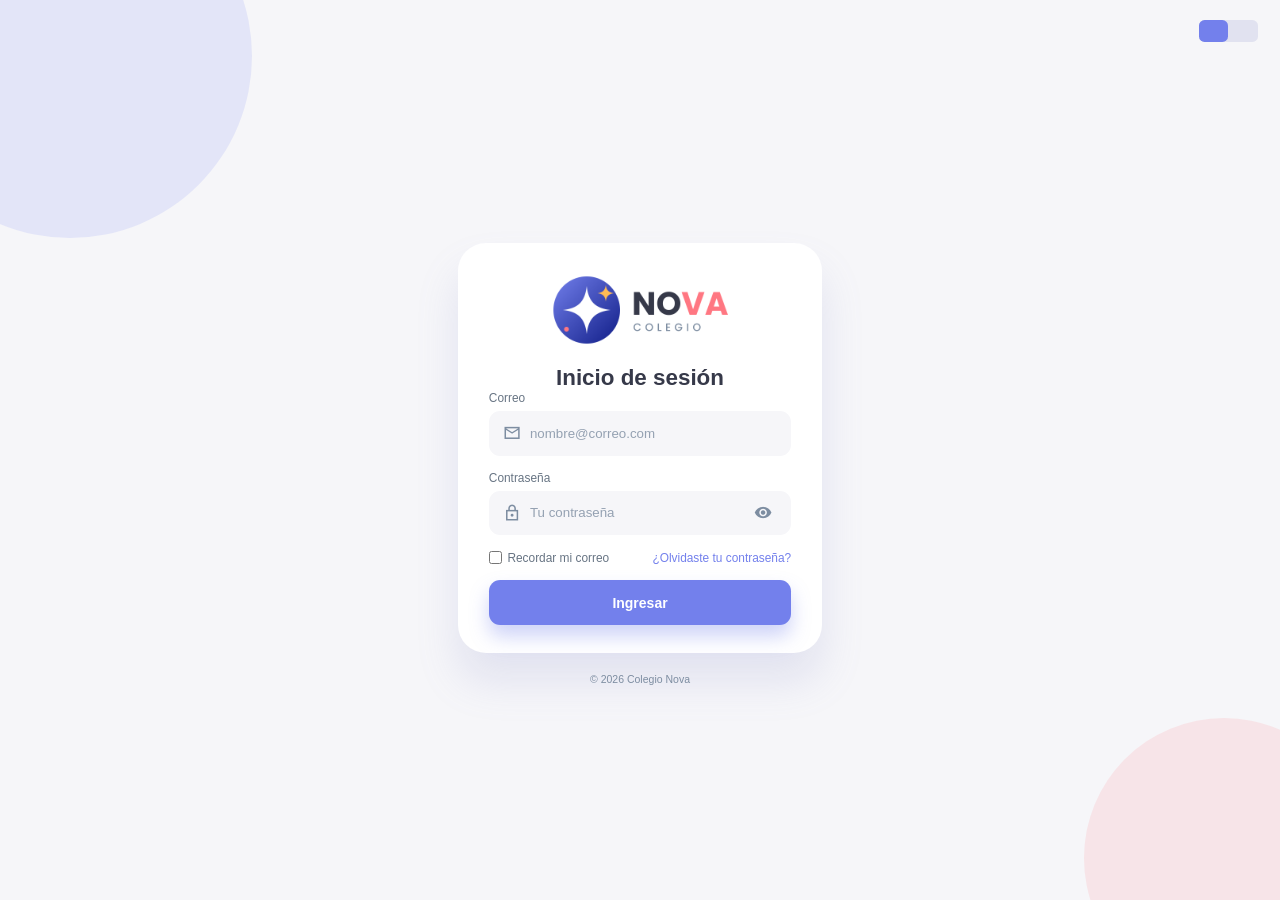
<file: frontend/index.html>
<!DOCTYPE html>
<html lang="es">
<head>
  <meta charset="UTF-8">
  <meta name="viewport" content="width=device-width, initial-scale=1.0">
  <meta http-equiv="refresh" content="0;url=Vistas/autenticacion/login.html">
  <title>Colegio Nova</title>
</head>
<body>
  <a href="Vistas/autenticacion/login.html">Ir al inicio de sesión</a>
</body>
</html>
</file>
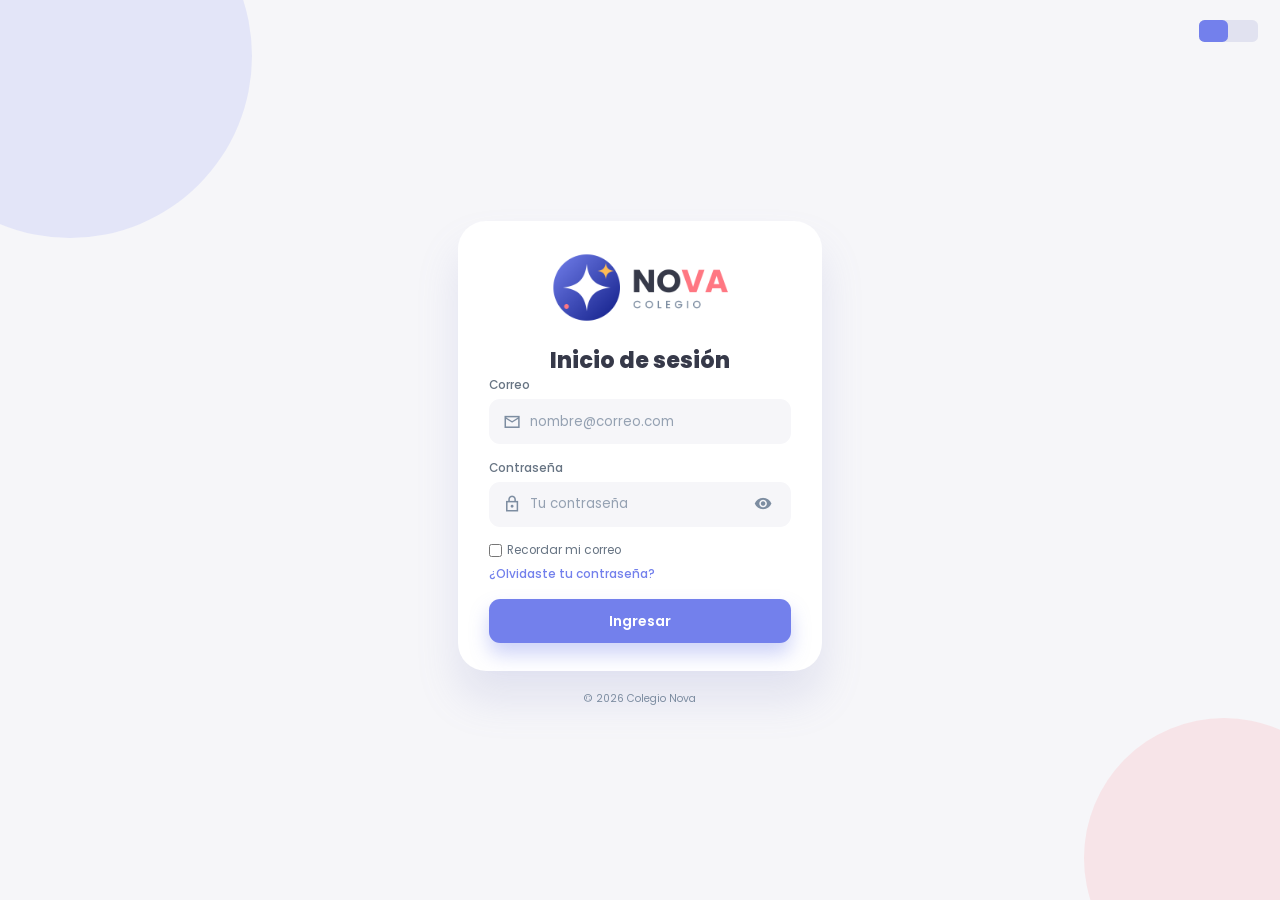
<file: frontend/Vistas/admin/db.admin.html>
<!DOCTYPE html>
<html lang="es">
<head>
  <meta charset="UTF-8">
  <meta name="viewport" content="width=device-width, initial-scale=1.0">
  <title>Colegio Nova | Panel de administración</title>
  <script>
    let accesoAdmin = false;
    try {
      accesoAdmin = JSON.parse(sessionStorage.getItem("nova_sesion"))?.rol === "administrador" && !!sessionStorage.getItem("nova_token");
    } catch {}
    if (!accesoAdmin) location.replace("../autenticacion/login.html");
  </script>

  <link href="https://fonts.googleapis.com/icon?family=Material+Icons+Sharp" rel="stylesheet" />
  <link rel="stylesheet" href="../../css/style.dashboard.css" />
  

</head>
<body>
  <div class="container">
    <aside>
      <div class="top">
        <div class="logo">
          <img src="../../img/img.dashboard/icono-nova.png" alt="Logo Colegio Nova" />
          <h2>NO<span class="danger">VA</span></h2>
        </div>
        <div class="close" id="close-btn">
          <span class="material-icons-sharp"> close </span>
        </div>
      </div>

      <div class="sidebar">
        <a href="#dashboard" class="active">
          <span class="material-icons-sharp"> dashboard </span>
          <h3>Dashboard</h3>
        </a>
        <a href="#estudiantes">
          <span class="material-icons-sharp"> school </span>
          <h3>Estudiantes</h3>
        </a>
        <a href="#profesores">
          <span class="material-icons-sharp"> person_outline </span>
          <h3>Profesores</h3>
        </a>
        <a href="#usuarios">
          <span class="material-icons-sharp"> manage_accounts </span>
          <h3>Usuarios</h3>
        </a>
        <a href="#materias">
          <span class="material-icons-sharp"> menu_book </span>
          <h3>Materias</h3>
        </a>
        <a href="#notas">
          <span class="material-icons-sharp"> grade </span>
          <h3>Notas</h3>
        </a>
        <a href="#mensajes">
          <span class="material-icons-sharp"> mail_outline </span>
          <h3>Mensajes</h3>
          <span class="message-count">26</span>
        </a>
        <a href="#reportes">
          <span class="material-icons-sharp"> report_gmailerrorred </span>
          <h3>Reportes</h3>
        </a>
        <a href="#configuracion">
          <span class="material-icons-sharp"> settings </span>
          <h3>Configuración</h3>
        </a>
        <a href="#materias" data-agregar>
          <span class="material-icons-sharp"> add </span>
          <h3>Agregar materia</h3>
        </a>
        <a href="../autenticacion/login.html" id="salir-admin">
          <span class="material-icons-sharp"> logout </span>
          <h3>Cerrar sesión</h3>
        </a>
      </div>
    </aside>

    <main>

      <h1 id="titulo-vista">Panel de administración</h1>
      <!-- Vista principal o de inicio -->
      <section class="vista activa" id="vista-dashboard" aria-label="Dashboard">
        <div class="date">
        <input type="date" />
      </div>

      <div class="insights">
        <!-- Estudiantes Matriculados -->
        <div class="sales">
          <span class="material-icons-sharp"> school </span>
          <div class="middle">
            <div class="left">
              <h3>Estudiantes matriculados</h3>
              <h1 id="total-estudiantes">0</h1>
            </div>
            <div class="progress">
              <svg>
                <circle cx="38" cy="38" r="36"></circle>
              </svg>
              <div class="number">
                <p id="pct-estudiantes">0%</p>
              </div>
            </div>
          </div>
          <small class="text-muted" id="small-estudiantes"> Sin cancelaciones </small>
        </div>

        <!-- Materias canceladas -->
        <div class="expenses">
          <span class="material-icons-sharp"> event_busy </span>
          <div class="middle">
            <div class="left">
              <h3>Materias canceladas</h3>
              <h1 id="total-canceladas">0</h1>
            </div>
            <div class="progress">
              <svg>
                <circle cx="38" cy="38" r="36"></circle>
              </svg>
              <div class="number">
                <p id="pct-canceladas">0%</p>
              </div>
            </div>
          </div>
          <small class="text-muted"> Del total de matrículas </small>
        </div>

        <!-- Materias completas -->
        <div class="income">
          <span class="material-icons-sharp"> task_alt </span>
          <div class="middle">
            <div class="left">
              <h3>Materias completas</h3>
              <h1 id="total-completas">0</h1>
            </div>
            <div class="progress">
              <svg>
                <circle cx="38" cy="38" r="36"></circle>
              </svg>
              <div class="number">
                <p id="pct-completas">0%</p>
              </div>
            </div>
          </div>
          <small class="text-muted"> Del total de matrículas </small>
        </div>
      </div>

      <div class="recent-orders">
        <div class="encabezado-tabla">
          <h2>Movimientos académicos</h2>
          <select id="filtro-estado" class="filtro-estado">
            <option value="Todos">Todos</option>
            <option value="Cancelada">Canceladas</option>
            <option value="Completa">Completas</option>
            <option value="En curso">En curso</option>
          </select>
        </div>
        <div class="tabla-scroll">
        <table id="recent-orders--table">
          <thead>
            <tr>
              <th>Código</th>
              <th>Estudiante</th>
              <th>Materia</th>
              <th>Nota</th>
              <th>Estado</th>
              <th></th>
            </tr>
          </thead>
          <tbody id="tabla-registros"></tbody>
        </table>
        </div>
        <a href="#">Ver todos</a>
      </div>

      </section>

      <!-- Las demás vistas se cargan aquí desde Vistas/admin/vistas/<nombre>/ (ver js/navegacion.js) -->
      <div id="contenedor-vistas"></div>

    </main>

    <div class="right">
      <div class="top">
        <button id="menu-btn">
          <span class="material-icons-sharp"> menu </span>
        </button>
        <div class="theme-toggler">
          <span class="material-icons-sharp active"> light_mode </span>
          <span class="material-icons-sharp"> dark_mode </span>
        </div>
        <div class="profile">
          <div class="info">
            <p>Hola, <b>Admin</b></p>
            <small class="text-muted">Administrador</small>
          </div>
          <div class="avatar">AD</div>
        </div>
      </div>

      <div class="recent-updates">
        <h2>Actividad reciente</h2>
        <!-- JS: db.admin.js -->
      </div>

      <div class="sales-analytics">
        <h2>Resumen académico</h2>
        <div id="analytics">
          <!-- JS: db.admin.js -->
        </div>
        <div class="item add-product" data-vista="materias">
          <div>
            <span class="material-icons-sharp"> add </span>
            <h3>Agregar materia</h3>
          </div>
        </div>
        <div class="item add-product" data-vista="estudiantes">
          <div>
            <span class="material-icons-sharp"> add </span>
            <h3>Agregar estudiante</h3>
          </div>
        </div>
        <div class="item add-product" data-vista="profesores">
          <div>
            <span class="material-icons-sharp"> add </span>
            <h3>Agregar profesor</h3>
          </div>
        </div>
      </div>
    </div>
  </div>

  <script>
    document.getElementById("salir-admin").addEventListener("click", () => {
      sessionStorage.removeItem("nova_token");
      sessionStorage.removeItem("nova_sesion");
    });
  </script>
  <script src="../../modelos/almacenamiento.js"></script>
  <script src="../../js/utils.js"></script>
  <script src="../../js/db.admin.js"></script>
  <script src="../../js/navegacion.js"></script>
</body>
</html>
</file>
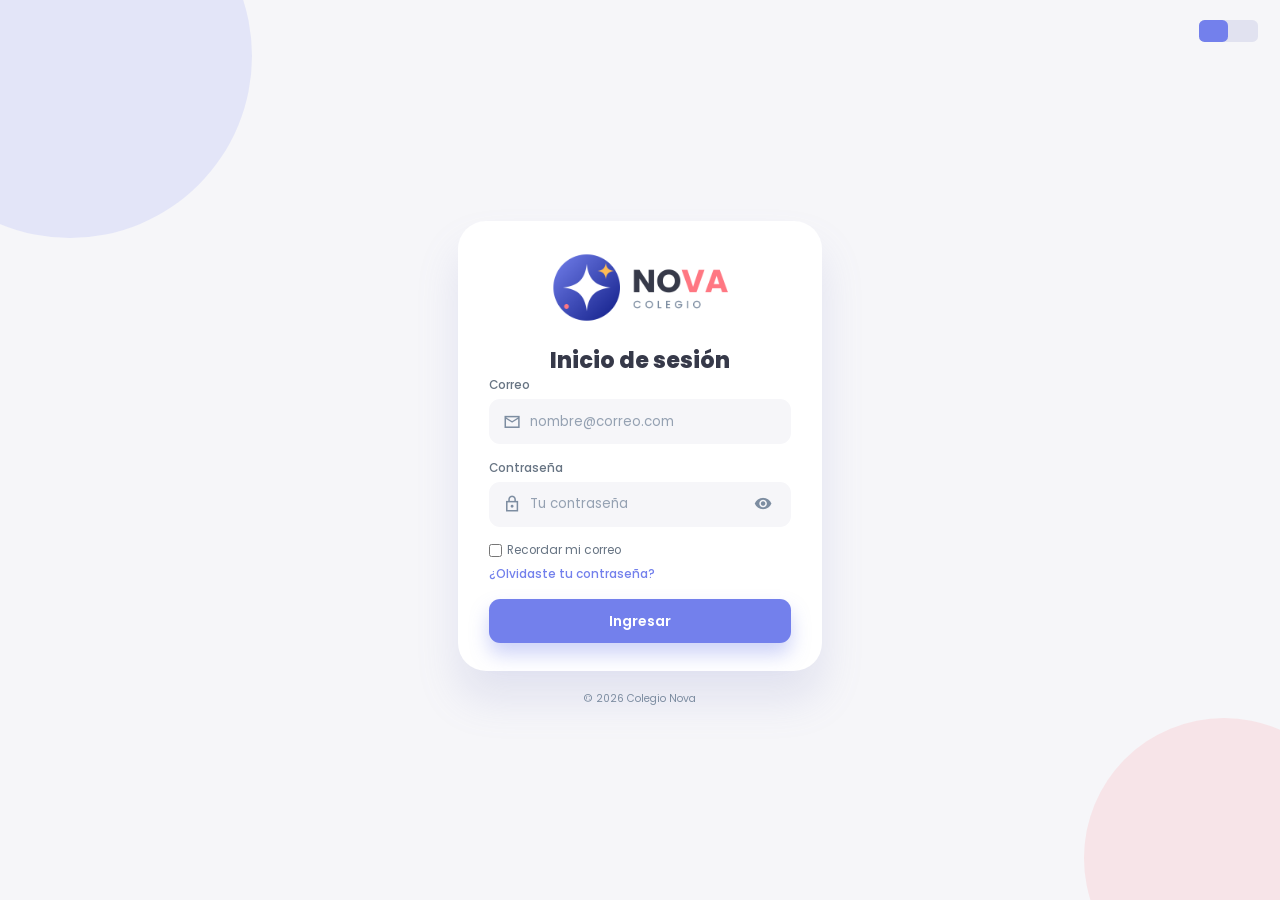
<file: frontend/Vistas/autenticacion/login.html>
<!DOCTYPE html>
<html lang="es">

<head>
    <meta charset="UTF-8" />
    <meta name="viewport" content="width=device-width, initial-scale=1.0" />
    <title>Colegio Nova | Inicio de sesión</title>

    <link href="https://fonts.googleapis.com/icon?family=Material+Icons+Sharp" rel="stylesheet" />
    <link rel="stylesheet" href="../../css/style.login.css" />
</head>

<body>
    <!-- Selector de tema-->
    <div class="theme-toggler" id="theme-toggler" role="button" tabindex="0" aria-label="Cambiar tema">
        <span class="material-icons-sharp active"> light_mode </span>
        <span class="material-icons-sharp"> dark_mode </span>
    </div>

    <main class="login-page">
        <section class="login-card" aria-labelledby="login-titulo">
            <div class="login-logo-caja">
                <img class="login-logo" src="../../img/img.login/logo-nova.png" alt="Logo Colegio Nova" />
            </div>

            <h1 id="login-titulo">Inicio de sesión</h1>

            <form id="login-form" novalidate>
                <div class="campo">
                    <label for="correo">Correo</label>
                    <div class="campo-input">
                        <span class="material-icons-sharp">mail_outline</span>
                        <input type="email" id="correo" name="correo" placeholder="nombre@correo.com"
                            autocomplete="username" required />
                    </div>
                </div>

                <div class="campo">
                    <label for="clave">Contraseña</label>
                    <div class="campo-input">
                        <span class="material-icons-sharp">lock_outline</span>
                        <input type="password" id="clave" name="clave" placeholder="Tu contraseña"
                            autocomplete="current-password" required />
                        <button type="button" class="ver-clave" id="ver-clave" aria-label="Mostrar contraseña">
                            <span class="material-icons-sharp">visibility</span>
                        </button>
                    </div>
                </div>

                <div class="opciones">
                    <label class="recordar">
                        <input type="checkbox" id="recordar" />
                        Recordar mi correo
                    </label>
                    <a href="#">¿Olvidaste tu contraseña?</a>
                </div>

                <p class="login-error" id="login-error" role="alert" hidden></p>

                <button type="submit" class="btn-ingresar">Ingresar</button>
            </form>
        </section>

        <small class="login-pie">© 2026 Colegio Nova</small>
    </main>

    <script src="../../modelos/almacenamiento.js"></script>
    <script src="../../js/utils.js"></script>
    <script src="../../js/sesion.js"></script>
    <script src="../../js/login.js"></script>
</body>

</html>
</file>
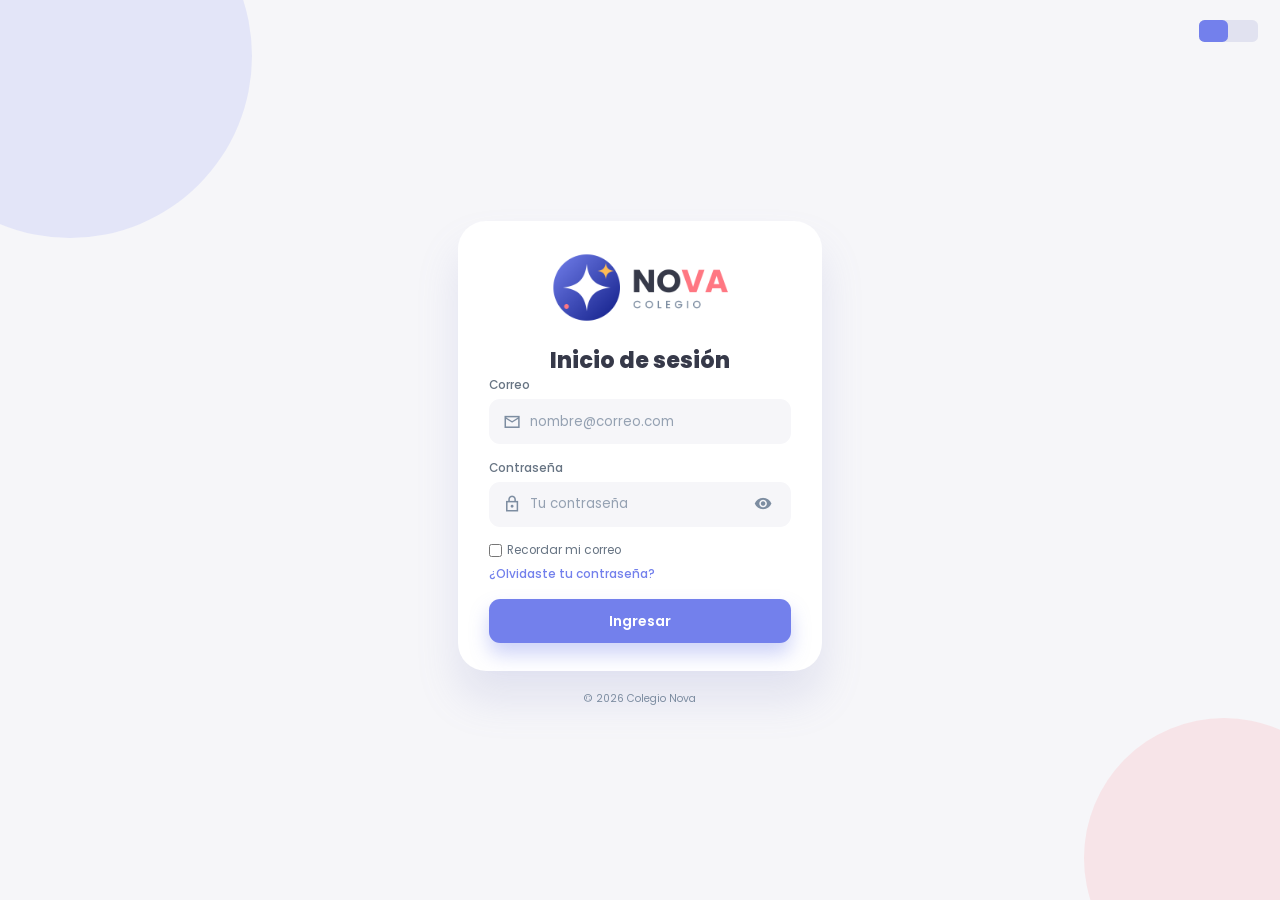
<file: frontend/Vistas/estudiantes/db.estudiantes.html>
<!DOCTYPE html>
<html lang="es">
<head>
  <meta charset="UTF-8">
  <meta name="viewport" content="width=device-width, initial-scale=1.0">
  <title>Colegio Nova | Panel del estudiante</title>

  <link href="https://fonts.googleapis.com/icon?family=Material+Icons+Sharp" rel="stylesheet" />
  <link rel="stylesheet" href="../../css/style.dashboard.css" />
  <link rel="stylesheet" href="estudiante.css" />

  <!-- Si no hay sesión de estudiante, vuelve al login -->
  <script src="../../js/sesion.js"></script>
  <script>
    (() => {
      const s = NovaSesion.actual();
      if (!s || s.rol !== "estudiante") location.replace("../autenticacion/login.html");
    })();
  </script>
</head>
<body>
  <div class="container">
    <aside>
      <div class="top">
        <div class="logo">
          <img src="../../img/img.dashboard/icono-nova.png" alt="Logo Colegio Nova" />
          <h2>NO<span class="danger">VA</span></h2>
        </div>
        <div class="close" id="close-btn">
          <span class="material-icons-sharp"> close </span>
        </div>
      </div>

      <div class="sidebar">
        <a href="#notas" class="active">
          <span class="material-icons-sharp"> grade </span>
          <h3>Notas</h3>
        </a>
        <a href="#materias">
          <span class="material-icons-sharp"> menu_book </span>
          <h3>Materias</h3>
        </a>
        <a href="#cuenta">
          <span class="material-icons-sharp"> manage_accounts </span>
          <h3>Mi cuenta</h3>
        </a>
        <a href="../autenticacion/login.html" id="cerrar-sesion">
          <span class="material-icons-sharp"> logout </span>
          <h3>Cerrar sesión</h3>
        </a>
      </div>
    </aside>

    <main>
      <h1 id="titulo-vista">Notas</h1>

      <!-- ===== VISTA: NOTAS ===== -->
      <section class="vista activa" id="vista-notas" aria-label="Notas">
        <div class="ea-tabs" id="ea-not-tabs" role="tablist" aria-label="Periodo académico">
          <button type="button" role="tab" class="ea-tab activo" data-tab="1" aria-selected="true">Periodo 1</button>
          <button type="button" role="tab" class="ea-tab" data-tab="2" aria-selected="false">Periodo 2</button>
          <button type="button" role="tab" class="ea-tab" data-tab="3" aria-selected="false">Periodo 3</button>
          <button type="button" role="tab" class="ea-tab" data-tab="4" aria-selected="false">Periodo 4</button>
          <button type="button" role="tab" class="ea-tab" data-tab="gen" aria-selected="false">General</button>
          <button type="button" role="tab" class="ea-tab ea-tab--boletin" data-tab="bol" aria-selected="false">
            <span class="material-icons-sharp">print</span> Imprimir boletín
          </button>
        </div>

        <div class="ea-panel">
          <!-- Tabla del periodo -->
          <div id="ea-not-periodo">
            <p class="ea-nota-info">
              Aquí ves el promedio de tus <b>tareas, talleres y quices</b> (30% de la nota).
              Las demás notas las gestionan tus profesores.
            </p>
            <div class="ea-tabla-wrap">
              <table class="ea-tabla">
                <thead>
                  <tr><th>Materia</th><th>Profesor</th><th>Promedio (30%)</th></tr>
                </thead>
                <tbody id="ea-not-tbody"></tbody>
              </table>
            </div>
          </div>

          <!-- Tabla general (4 periodos) -->
          <div id="ea-not-general" hidden>
            <p class="ea-nota-info">Promedio del 30% (tareas, talleres y quices) en cada uno de los 4 periodos.</p>
            <div class="ea-tabla-wrap">
              <table class="ea-tabla">
                <thead>
                  <tr><th>Materia</th><th>Periodo 1</th><th>Periodo 2</th><th>Periodo 3</th><th>Periodo 4</th></tr>
                </thead>
                <tbody id="ea-gen-tbody"></tbody>
              </table>
            </div>
          </div>

          <!-- Imprimir boletín (solo el botón por ahora) -->
          <div id="ea-not-boletin" hidden>
            <div class="ea-boletin">
              <span class="ea-boletin-icono"><span class="material-icons-sharp">description</span></span>
              <div>
                <h3>Boletín de notas</h3>
                <p>Elige si quieres el boletín de un periodo o el general de los 4 periodos.</p>
              </div>
              <div class="ea-boletin-acciones">
                <select id="ea-bol-tipo" aria-label="Boletín a imprimir">
                  <option value="1">Periodo 1</option>
                  <option value="2">Periodo 2</option>
                  <option value="3">Periodo 3</option>
                  <option value="4">Periodo 4</option>
                  <option value="gen">General (los 4 periodos)</option>
                </select>
                <!-- TODO: aún sin funcionalidad; solo el botón -->
                <button type="button" class="ea-btn ea-btn--primario" id="ea-bol-imprimir">
                  <span class="material-icons-sharp">print</span> Imprimir boletín
                </button>
              </div>
            </div>
          </div>

          <div class="ea-vacio" id="ea-not-vacio" hidden>
            <span class="material-icons-sharp">grade</span>
            <h3>Aún no tienes materias</h3>
            <p>Matricúlate en una materia para ver aquí tus notas.</p>
            <a href="#materias" class="ea-btn ea-btn--primario">Ir a Materias</a>
          </div>
        </div>
      </section>

      <!-- ===== VISTA: MATERIAS ===== -->
      <section class="vista" id="vista-materias" aria-label="Materias">
        <div class="ea-tabs" id="ea-mat-tabs" role="tablist" aria-label="Materias">
          <button type="button" role="tab" class="ea-tab activo" data-tab="disponibles" aria-selected="true">
            Disponibles <span class="ea-contador" id="ea-cont-disp">0</span>
          </button>
          <button type="button" role="tab" class="ea-tab" data-tab="mias" aria-selected="false">
            Mis materias <span class="ea-contador" id="ea-cont-mias">0</span>
          </button>
        </div>

        <p class="ea-nota-info" id="ea-mat-info"></p>
        <div class="ea-materias" id="ea-mat-lista"></div>

        <div class="ea-panel ea-vacio" id="ea-mat-vacio" hidden>
          <span class="material-icons-sharp">menu_book</span>
          <h3 id="ea-mat-vacio-titulo"></h3>
          <p id="ea-mat-vacio-texto"></p>
        </div>
      </section>

      <!-- ===== VISTA: MI CUENTA ===== -->
      <section class="vista" id="vista-cuenta" aria-label="Mi cuenta">
        <!-- Bloqueada: pide la contraseña actual -->
        <div class="ea-panel ea-cuenta" id="ea-cta-bloqueo">
          <span class="ea-candado"><span class="material-icons-sharp">lock</span></span>
          <h2>Sección protegida</h2>
          <p>Por seguridad, escribe tu contraseña actual para editar tu usuario y contraseña.</p>
          <form id="ea-cta-form-bloqueo" novalidate>
            <div class="ea-campo">
              <label for="ea-cta-clave-actual">Contraseña actual</label>
              <div class="ea-clave">
                <input type="password" id="ea-cta-clave-actual" autocomplete="current-password" />
                <button type="button" class="ea-ojo" id="ea-cta-ver-actual" aria-label="Mostrar contraseña"><span class="material-icons-sharp">visibility</span></button>
              </div>
            </div>
            <p class="ea-error" id="ea-cta-error-bloqueo" role="alert" hidden></p>
            <button type="submit" class="ea-btn ea-btn--primario"><span class="material-icons-sharp">lock_open</span> Desbloquear</button>
          </form>
        </div>

        <!-- Desbloqueada -->
        <div class="ea-panel ea-cuenta ea-cuenta--ancha" id="ea-cta-edicion" hidden>
          <div class="ea-cuenta-cab">
            <h2>Mi usuario y contraseña</h2>
            <button type="button" class="ea-btn ea-btn--suave" id="ea-cta-bloquear"><span class="material-icons-sharp">lock</span> Bloquear</button>
          </div>

          <dl class="ea-datos">
            <div><dt>Nombre</dt><dd id="ea-dato-nombre"></dd></div>
            <div><dt>Código</dt><dd id="ea-dato-codigo"></dd></div>
            <div><dt>Grado</dt><dd id="ea-dato-grado"></dd></div>
          </dl>
          <p class="ea-nota-info">Estos datos los gestiona el administrador.</p>

          <form id="ea-cta-form" novalidate>
            <div class="ea-campo">
              <label for="ea-cta-usuario">Usuario (correo con el que inicias sesión)</label>
              <input type="email" id="ea-cta-usuario" autocomplete="username" />
            </div>
            <div class="ea-campo">
              <label for="ea-cta-nueva">Nueva contraseña <em>(opcional)</em></label>
              <div class="ea-clave">
                <input type="password" id="ea-cta-nueva" autocomplete="new-password" placeholder="Mínimo 6 caracteres" />
                <button type="button" class="ea-ojo" id="ea-cta-ver-nueva" aria-label="Mostrar contraseña"><span class="material-icons-sharp">visibility</span></button>
              </div>
            </div>
            <div class="ea-campo">
              <label for="ea-cta-repetir">Repite la nueva contraseña</label>
              <input type="password" id="ea-cta-repetir" autocomplete="new-password" />
            </div>
            <p class="ea-error" id="ea-cta-error" role="alert" hidden></p>
            <button type="submit" class="ea-btn ea-btn--primario"><span class="material-icons-sharp">save</span> Guardar cambios</button>
          </form>
        </div>
      </section>
    </main>

    <div class="right">
      <div class="top">
        <button id="menu-btn" aria-label="Abrir menú">
          <span class="material-icons-sharp"> menu </span>
        </button>

        <!-- Avisos -->
        <div class="ea-avisos">
          <button type="button" class="ea-campana" id="ea-campana" aria-label="Avisos" aria-expanded="false" aria-controls="ea-avisos-panel">
            <span class="material-icons-sharp">notifications</span>
            <span class="ea-badge" id="ea-badge" hidden>0</span>
          </button>
          <div class="ea-avisos-panel" id="ea-avisos-panel" hidden>
            <div class="ea-avisos-cab">
              <h3>Avisos</h3>
              <button type="button" class="ea-link" id="ea-avisos-leer">Marcar todos como leídos</button>
            </div>
            <ul id="ea-avisos-lista"></ul>
          </div>
        </div>

        <div class="theme-toggler">
          <span class="material-icons-sharp active"> light_mode </span>
          <span class="material-icons-sharp"> dark_mode </span>
        </div>
        <div class="profile">
          <div class="info">
            <p>Hola, <b id="ea-nombre-corto">Estudiante</b></p>
            <small class="text-muted" id="ea-rol">Estudiante</small>
          </div>
          <div class="avatar" id="ea-avatar">ES</div>
        </div>
      </div>
    </div>
  </div>

  <div class="ea-toast" id="ea-toast" role="status" aria-live="polite" hidden></div>

  <script src="../../modelos/almacenamiento.js"></script>
  <script src="../../js/utils.js"></script>
  <script src="../../js/db.estudiantes.js"></script>
  <script src="../../controladores/notas-estudiante.controller.js"></script>
  <script src="../../controladores/materias-estudiante.controller.js"></script>
  <script src="../../controladores/cuenta-estudiante.controller.js"></script>
</body>
</html>
</file>
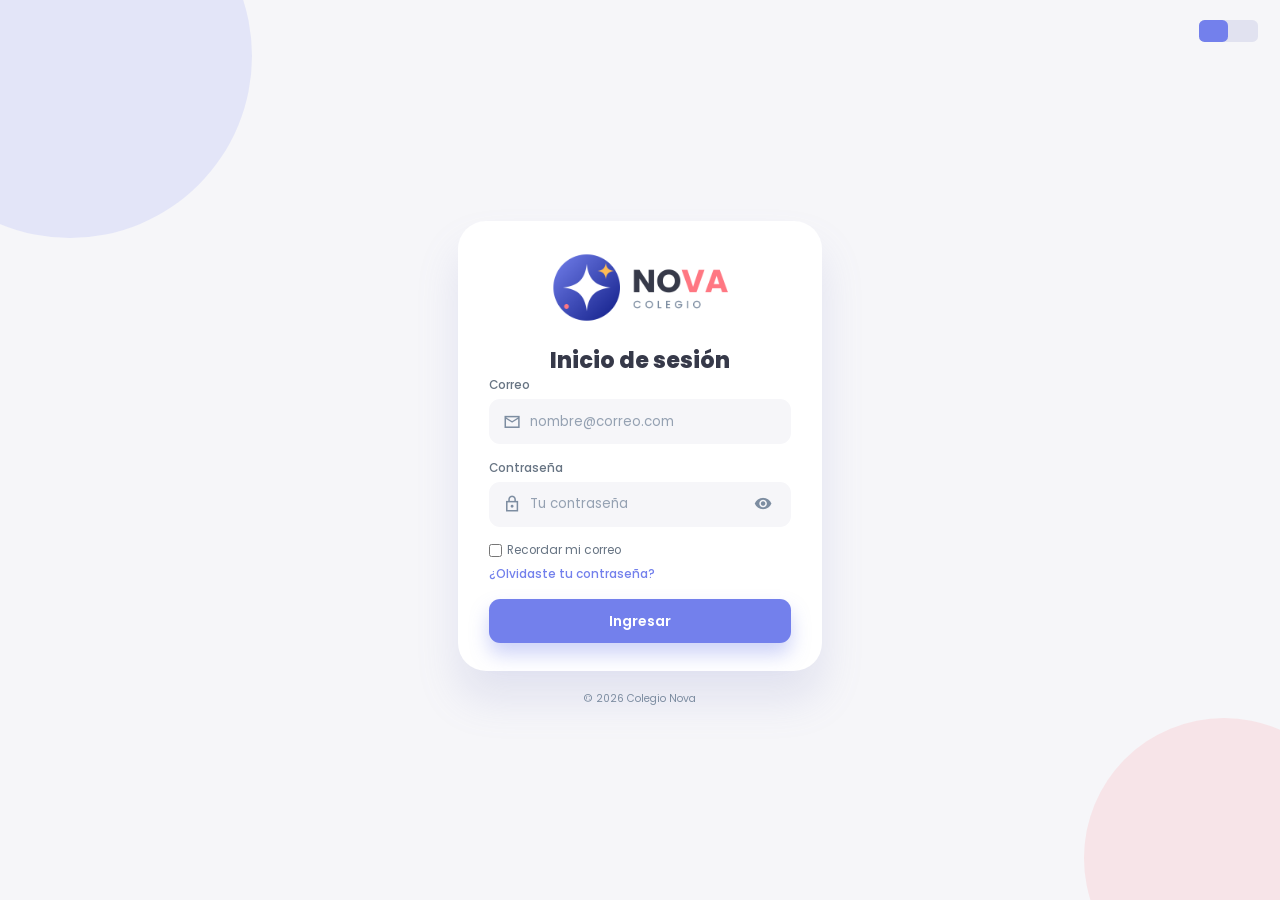
<file: frontend/Vistas/profesores/db.profesores.html>
<!DOCTYPE html>
<html lang="es">
<head>
  <meta charset="UTF-8">
  <meta name="viewport" content="width=device-width, initial-scale=1.0">
  <title>Colegio Nova | Panel del profesor</title>

  <link href="https://fonts.googleapis.com/icon?family=Material+Icons+Sharp" rel="stylesheet" />
  <link rel="stylesheet" href="../../css/style.dashboard.css" />
  <link rel="stylesheet" href="profesor.css" />

  <!-- Si no hay sesión de profesor, vuelve al login -->
  <script src="../../js/sesion.js"></script>
  <script>
    (() => {
      const s = NovaSesion.actual();
      if (!s || s.rol !== "profesor") location.replace("../autenticacion/login.html");
    })();
  </script>
</head>
<body>
  <div class="container">
    <aside>
      <div class="top">
        <div class="logo">
          <img src="../../img/img.dashboard/icono-nova.png" alt="Logo Colegio Nova" />
          <h2>NO<span class="danger">VA</span></h2>
        </div>
        <div class="close" id="close-btn">
          <span class="material-icons-sharp"> close </span>
        </div>
      </div>

      <div class="sidebar">
        <a href="#materias" class="active">
          <span class="material-icons-sharp"> menu_book </span>
          <h3>Mis materias</h3>
        </a>
        <a href="#notas">
          <span class="material-icons-sharp"> grade </span>
          <h3>Notas</h3>
        </a>
        <a href="#cuenta">
          <span class="material-icons-sharp"> manage_accounts </span>
          <h3>Mi cuenta</h3>
        </a>
        <a href="../autenticacion/login.html" id="cerrar-sesion">
          <span class="material-icons-sharp"> logout </span>
          <h3>Cerrar sesión</h3>
        </a>
      </div>
    </aside>

    <main>
      <h1 id="titulo-vista">Mis materias</h1>

      <!-- ===== VISTA: MIS MATERIAS ===== -->
      <section class="vista activa" id="vista-materias" aria-label="Mis materias">
        <p class="ea-nota-info" id="ep-mat-info"></p>
        <div class="ea-materias" id="ep-mat-lista"></div>
        <div class="ea-panel ea-vacio" id="ep-mat-vacio" hidden>
          <span class="material-icons-sharp">menu_book</span>
          <h3>Aún no tienes materias asignadas</h3>
          <p>Cuando el administrador te asigne una materia, aparecerá aquí.</p>
        </div>

        <!-- Lista de estudiantes de una materia -->
        <dialog id="ep-est-modal" class="ea-modal" aria-labelledby="ep-est-titulo">
          <div class="ea-modal-cuerpo">
            <div class="ea-modal-cab">
              <div><h2 id="ep-est-titulo">Estudiantes</h2><small id="ep-est-sub"></small></div>
              <button type="button" class="ea-icono-btn" id="ep-est-cerrar" aria-label="Cerrar"><span class="material-icons-sharp">close</span></button>
            </div>
            <ul class="ea-lista-est" id="ep-est-lista"></ul>
          </div>
        </dialog>
      </section>

      <!-- ===== VISTA: NOTAS ===== -->
      <section class="vista" id="vista-notas" aria-label="Notas">
        <div class="ea-barra">
          <label for="ep-materia">Materia</label>
          <select id="ep-materia"></select>
        </div>

        <div class="ea-pesos" aria-label="Porcentajes de la nota final">
          <span><b>10%</b> Autoevaluación</span>
          <span><b>30%</b> Tareas, talleres y quices</span>
          <span><b>60%</b> Parcial</span>
        </div>

        <div class="ea-tabs" id="ep-tabs" role="tablist" aria-label="Periodo académico">
          <button type="button" role="tab" class="ea-tab activo" data-tab="1" aria-selected="true">Periodo 1</button>
          <button type="button" role="tab" class="ea-tab" data-tab="2" aria-selected="false">Periodo 2</button>
          <button type="button" role="tab" class="ea-tab" data-tab="3" aria-selected="false">Periodo 3</button>
          <button type="button" role="tab" class="ea-tab" data-tab="4" aria-selected="false">Periodo 4</button>
          <button type="button" role="tab" class="ea-tab" data-tab="def" aria-selected="false">Definitiva</button>
        </div>

        <div class="ea-panel">
          <p class="ea-nota-info ea-resumen-linea" id="ep-resumen"></p>

          <div class="ea-tabla-wrap" id="ep-tabla-periodo">
            <table class="ea-tabla">
              <thead>
                <tr>
                  <th>Estudiante</th><th>Autoeval. (10%)</th><th>Tareas, talleres y quices (30%)</th>
                  <th>Parcial (60%)</th><th>Nota final</th><th>Acciones</th>
                </tr>
              </thead>
              <tbody id="ep-tbody"></tbody>
            </table>
          </div>

          <div class="ea-tabla-wrap" id="ep-tabla-def" hidden>
            <table class="ea-tabla">
              <thead>
                <tr><th>Estudiante</th><th>Periodo 1</th><th>Periodo 2</th><th>Periodo 3</th><th>Periodo 4</th><th>Definitiva</th></tr>
              </thead>
              <tbody id="ep-def-tbody"></tbody>
            </table>
          </div>

          <div class="ea-vacio" id="ep-vacio" hidden>
            <span class="material-icons-sharp">grade</span>
            <h3 id="ep-vacio-titulo"></h3>
            <p id="ep-vacio-texto"></p>
          </div>
        </div>

        <!-- Registrar / editar notas -->
        <dialog id="ep-modal" class="ea-modal" aria-labelledby="ep-modal-titulo">
          <form id="ep-form" novalidate>
            <div class="ea-modal-cab">
              <div><h2 id="ep-modal-titulo">Registrar notas</h2><small id="ep-modal-sub"></small></div>
              <button type="button" class="ea-icono-btn" id="ep-cerrar" aria-label="Cerrar"><span class="material-icons-sharp">close</span></button>
            </div>

            <div class="ea-campos">
              <div class="ea-campo">
                <label for="ep-auto">Autoevaluación <em>(10%)</em></label>
                <input type="text" id="ep-auto" inputmode="decimal" autocomplete="off" placeholder="0.0 - 5.0" />
              </div>
              <div class="ea-campo">
                <label for="ep-parcial">Parcial <em>(60%)</em></label>
                <input type="text" id="ep-parcial" inputmode="decimal" autocomplete="off" placeholder="0.0 - 5.0" />
              </div>
              <fieldset class="ea-campo ea-ancho">
                <legend>Tareas, talleres y quices <em>(30%)</em></legend>
                <p class="ea-ayuda">Agrega todas las notas que quieras: se promedian solas.</p>
                <div id="ep-actividades"></div>
                <button type="button" class="ea-btn ea-btn--suave ea-btn--chico" id="ep-agregar-act">
                  <span class="material-icons-sharp">add</span> Agregar nota
                </button>
              </fieldset>
            </div>

            <div class="ea-preview" id="ep-preview" aria-live="polite"></div>
            <p class="ea-error" id="ep-error" role="alert" hidden style="margin-top:1rem"></p>

            <div class="ea-modal-pie">
              <button type="button" class="ea-btn ea-btn--suave" id="ep-cancelar">Cancelar</button>
              <button type="submit" class="ea-btn ea-btn--primario">Guardar notas</button>
            </div>
          </form>
        </dialog>
      </section>

      <!-- ===== VISTA: MI CUENTA ===== -->
      <section class="vista" id="vista-cuenta" aria-label="Mi cuenta">
        <div class="ea-panel ea-cuenta" id="ea-cta-bloqueo">
          <span class="ea-candado"><span class="material-icons-sharp">lock</span></span>
          <h2>Sección protegida</h2>
          <p>Por seguridad, escribe tu contraseña actual para editar tu usuario y contraseña.</p>
          <form id="ea-cta-form-bloqueo" novalidate>
            <div class="ea-campo">
              <label for="ea-cta-clave-actual">Contraseña actual</label>
              <div class="ea-clave">
                <input type="password" id="ea-cta-clave-actual" autocomplete="current-password" />
                <button type="button" class="ea-ojo" id="ea-cta-ver-actual" aria-label="Mostrar contraseña"><span class="material-icons-sharp">visibility</span></button>
              </div>
            </div>
            <p class="ea-error" id="ea-cta-error-bloqueo" role="alert" hidden></p>
            <button type="submit" class="ea-btn ea-btn--primario"><span class="material-icons-sharp">lock_open</span> Desbloquear</button>
          </form>
        </div>

        <div class="ea-panel ea-cuenta ea-cuenta--ancha" id="ea-cta-edicion" hidden>
          <div class="ea-cuenta-cab">
            <h2>Mi usuario y contraseña</h2>
            <button type="button" class="ea-btn ea-btn--suave" id="ea-cta-bloquear"><span class="material-icons-sharp">lock</span> Bloquear</button>
          </div>
          <dl class="ea-datos">
            <div><dt>Nombre</dt><dd id="ea-dato-nombre"></dd></div>
            <div><dt>Documento</dt><dd id="ea-dato-documento"></dd></div>
            <div><dt>Materias</dt><dd id="ea-dato-materias"></dd></div>
          </dl>
          <p class="ea-nota-info">Estos datos los gestiona el administrador.</p>
          <form id="ea-cta-form" novalidate>
            <div class="ea-campo">
              <label for="ea-cta-usuario">Usuario (correo con el que inicias sesión)</label>
              <input type="email" id="ea-cta-usuario" autocomplete="username" />
            </div>
            <div class="ea-campo">
              <label for="ea-cta-nueva">Nueva contraseña <em>(opcional)</em></label>
              <div class="ea-clave">
                <input type="password" id="ea-cta-nueva" autocomplete="new-password" placeholder="Mínimo 6 caracteres" />
                <button type="button" class="ea-ojo" id="ea-cta-ver-nueva" aria-label="Mostrar contraseña"><span class="material-icons-sharp">visibility</span></button>
              </div>
            </div>
            <div class="ea-campo">
              <label for="ea-cta-repetir">Repite la nueva contraseña</label>
              <input type="password" id="ea-cta-repetir" autocomplete="new-password" />
            </div>
            <p class="ea-error" id="ea-cta-error" role="alert" hidden></p>
            <button type="submit" class="ea-btn ea-btn--primario"><span class="material-icons-sharp">save</span> Guardar cambios</button>
          </form>
        </div>
      </section>
    </main>

    <div class="right">
      <div class="top">
        <button id="menu-btn" aria-label="Abrir menú">
          <span class="material-icons-sharp"> menu </span>
        </button>

        <!-- Avisos -->
        <div class="ea-avisos">
          <button type="button" class="ea-campana" id="ea-campana" aria-label="Avisos" aria-expanded="false" aria-controls="ea-avisos-panel">
            <span class="material-icons-sharp">notifications</span>
            <span class="ea-badge" id="ea-badge" hidden>0</span>
          </button>
          <div class="ea-avisos-panel" id="ea-avisos-panel" hidden>
            <div class="ea-avisos-cab">
              <h3>Avisos</h3>
              <button type="button" class="ea-link" id="ea-avisos-leer">Marcar todos como leídos</button>
            </div>
            <ul id="ea-avisos-lista"></ul>
          </div>
        </div>

        <div class="theme-toggler">
          <span class="material-icons-sharp active"> light_mode </span>
          <span class="material-icons-sharp"> dark_mode </span>
        </div>
        <div class="profile">
          <div class="info">
            <p>Hola, <b id="ea-nombre-corto">Profesor</b></p>
            <small class="text-muted" id="ea-rol">Profesor</small>
          </div>
          <div class="avatar" id="ea-avatar">PR</div>
        </div>
      </div>
    </div>
  </div>

  <div class="ea-toast" id="ea-toast" role="status" aria-live="polite" hidden></div>

  <script src="../../modelos/almacenamiento.js"></script>
  <script src="../../js/utils.js"></script>
  <script src="../../js/db.profesores.js"></script>
  <script src="../../controladores/notas-profesor.controller.js"></script>
  <script src="../../controladores/materias-profesor.controller.js"></script>
  <script src="../../controladores/cuenta-profesor.controller.js"></script>
</body>
</html>
</file>
<file: frontend/css/style.dashboard.css>
/* DECLARATIONS */
@import url("https://fonts.googleapis.com/css2?family=Poppins:wght@300;400;500;600;700;800&display=swap");

/* ROOT VARIABLES */
:root {
  --color-primary: #7380ec;
  --color-danger: #ff7782;
  --color-success: #41f1b6;
  --color-warning: #ffbb55;
  --color-white: #fff;
  --color-info-dark: #7d8da1;
  --color-info-light: #dce1eb;
  --color-dark: #363949;
  --color-light: rgba(132, 139, 200, 0.18);
  --color-primary-variant: #111e88;
  --color-dark-variant: #677483;
  --color-background: #f6f6f9;

  --card-border-radius: 2rem;
  --border-radius-1: 0.4rem;
  --border-radius-2: 0.8rem;
  --border-radius-3: 1.2rem;

  --card-padding: 1.8rem;
  --padding-1: 1.2rem;

  --box-shadow: 0 2rem 3rem var(--color-light);
}

/* DARK THEME VARIABLES */
.dark-theme-variables {
  --color-background: #181a1e;
  --color-white: #202528;
  --color-dark: #edeffd;
  --color-dark-variant: #a3bdcc;
  --color-light: rgba(0, 0, 0, 0.4);
  --box-shadow: 0 2rem 3rem var(--color-light);
}

/* STYLES */
* {
  margin: 0;
  padding: 0;
  outline: 0;
  appearance: none;
  border: 0;
  text-decoration: none;
  list-style: none;
  box-sizing: border-box;
}
html {
  font-size: 14px;
}
body {
  width: 100%;
  min-height: 100vh;
  font-family: poppins, sans-serif;
  font-size: 0.88rem;
  background: var(--color-background);
  user-select: none;
  overflow-x: hidden;
  color: var(--color-dark);
}
.container {
  display: grid;
  width: 96%;
  margin: 0 auto;
  gap: 1.8rem;
  grid-template-columns: 14rem minmax(0, 1fr) 23rem;
}
a {
  color: var(--color-dark);
}
img {
  display: block;
  width: 100%;
}
h1 {
  font-weight: 800;
  font-size: 1.8rem;
}
h2 {
  font-size: 1.4rem;
}
h3 {
  font-size: 0.87rem;
}
h4 {
  font-size: 0.8rem;
}
h5 {
  font-family: 0.77rem;
}
small {
  font-size: 0.75rem;
}
.profile-photo {
  width: 2.8rem;
  height: 2.8rem;
  border-radius: 50%;
  overflow: hidden;
}
.text-muted {
  color: var(--color-info-dark);
}
p {
  color: var(--color-dark-variant);
}
b {
  color: var(--color-dark);
}
.primary {
  color: var(--color-primary);
}
.danger {
  color: var(--color-danger);
}
.success {
  color: var(--color-success);
}
.warning {
  color: var(--color-warning);
}

/* START ASIDE */
aside {
  height: 100vh;
}
aside .top {
  display: flex;
  align-items: center;
  justify-content: space-between;
  margin-top: 1.4rem;
}
aside .logo {
  display: flex;
  gap: 0.8rem;
}
aside .logo img {
  width: 2rem;
  height: 2rem;
}
aside .close {
  display: none;
}

/* START SIDEBAR */
aside .sidebar {
  display: flex;
  flex-direction: column;
  height: 86vh;
  position: relative;
  top: 3rem;
}
aside h3 {
  font-weight: 500;
}
aside .sidebar a {
  display: flex;
  color: var(--color-info-dark);
  margin-left: 2rem;
  gap: 1rem;
  align-items: center;
  position: relative;
  height: 3.7rem;
  transition: all 300ms ease;
}
aside .sidebar a span {
  font-size: 1.6rem;
  transition: all 300ms ease;
}
aside .sidebar a:last-child {
  position: absolute;
  bottom: 2rem;
  width: 100%;
}
aside .sidebar a.active {
  background: var(--color-light);
  color: var(--color-primary);
  margin-left: 0;
}
aside .sidebar a.active:before {
  content: "";
  width: 6px;
  height: 100%;
  background: var(--color-primary);
}
aside .sidebar a.active span {
  color: var(--color-primary);
  margin-left: calc(1rem - 6px);
}
aside .sidebar a:hover {
  color: var(--color-primary);
}
aside .sidebar a:hover span {
  margin-left: 1rem;
}
aside .sidebar .message-count {
  background: var(--color-danger);
  color: var(--color-white);
  padding: 2px 10px;
  font-size: 11px;
  border-radius: var(--border-radius-1);
}
/* END SIDEBAR */
/* END ASIDE */

/* START MAIN */
main {
  margin-top: 1.4rem;
  min-width: 0;
}

/* START DATE INPUT */
main .date {
  display: inline-block;
  background: var(--color-light);
  border-radius: var(--border-radius-1);
  margin-top: 1rem;
  padding: 0.5rem 1.6rem;
}
main .date input[type="date"] {
  background: transparent;
  color: var(--color-dark);
}
/* END DATE INPUT */

/* START INSIGHTS */
main .insights {
  display: grid;
  grid-template-columns: repeat(auto-fit, minmax(15rem, 1fr));
  gap: 1.6rem;
}
main .insights > div {
  background: var(--color-white);
  padding: var(--card-padding);
  border-radius: var(--card-border-radius);
  margin-top: 1rem;
  box-shadow: var(--box-shadow);
  transition: all 300ms ease;
}
main .insights > div:hover {
  cursor: pointer;
  box-shadow: none;
}
main .insights > div span {
  background: var(--color-primary);
  padding: 0.5rem;
  border-radius: 50%;
  color: var(--color-white);
  font-size: 2rem;
}
main .insights > div.expenses span {
  background: var(--color-danger);
}
main .insights > div.income span {
  background: var(--color-success);
}
main .insights > div .middle {
  display: flex;
  align-items: center;
  justify-content: space-between;
}
main .insights h3 {
  margin: 1rem 0 0.6rem;
  font-size: 1rem;
}
main .insights .progress {
  position: relative;
  width: 92px;
  height: 92px;
  border-radius: 50%;
}
main .insights svg {
  width: 7rem;
  height: 7rem;
}
main .insights svg circle {
  fill: none;
  stroke: var(--color-primary);
  stroke-width: 14;
  stroke-linecap: round;
  transform: translate(5px, 5px);
  stroke-dasharray: 110;
  stroke-dashoffset: 92;
}
main .insights .sales svg circle {
  stroke-dashoffset: -30;
  stroke-dasharray: 200;
}
main .insights .expenses svg circle {
  stroke-dashoffset: 20;
  stroke-dasharray: 80;
}
main .insights .income svg circle {
  stroke-dashoffset: 35;
}
main .insights .progress .number {
  position: absolute;
  top: -2px;
  left: -2px;
  height: 100%;
  width: 100%;
  display: flex;
  justify-content: center;
  align-items: center;
}
main .insights small {
  margin-top: 1.6rem;
  display: block;
}
/* END INSIGHTS */

/* START RECENT ORDERS */
main .recent-orders {
  margin-top: 2rem;
}
main .recent-orders h2 {
  margin-bottom: 0.8rem;
}
main .recent-orders table {
  background: var(--color-white);
  width: 100%;
  border-radius: var(--card-border-radius);
  padding: var(--card-padding);
  text-align: center;
  box-shadow: var(--box-shadow);
  transition: all 300ms ease;
}
main .recent-orders table:hover {
  cursor: pointer;
  box-shadow: none;
}
main table tbody td {
  height: 2.8rem;
  border-bottom: 1px solid var(--color-light);
  color: var(--color-dark-variant);
}
main table tbody tr:last-child td {
  border: none;
}
main .recent-orders a {
  text-align: center;
  display: block;
  margin: 1rem auto;
  color: var(--color-primary);
}
/* END RECENT ORDERS */

/* START RIGHT SECTION */
.right {
  margin-top: 1.4rem;
}
.right .top {
  display: flex;
  justify-content: end;
  gap: 2rem;
}
.right .top button {
  display: none;
}
.right .theme-toggler {
  background: var(--color-light);
  display: flex;
  justify-content: space-between;
  align-items: center;
  height: 1.6rem;
  width: 4.2rem;
  cursor: pointer;
  border-radius: var(--border-radius-1);
}
.right .theme-toggler span {
  font-size: 1.2rem;
  width: 50%;
  height: 100%;
  display: flex;
  align-items: center;
  justify-content: center;
}
.right .theme-toggler span.active {
  background: var(--color-primary);
  color: white;
  border-radius: var(--border-radius-1);
}
.right .top .profile {
  display: flex;
  gap: 2rem;
  text-align: right;
}

/* START RECENT UPDATES */
.right .recent-updates {
  margin-top: 1rem;
}
.right .recent-updates h2 {
  margin-bottom: 0.8rem;
}
.right .recent-updates .updates {
  background: var(--color-white);
  padding: var(--card-padding);
  border-radius: var(--card-border-radius);
  box-shadow: var(--box-shadow);
  transition: all 300ms ease;
}
.right .recent-updates .updates:hover {
  cursor: pointer;
  box-shadow: none;
}
.right .recent-updates .updates .update {
  display: grid;
  grid-template-columns: 2.6rem auto;
  gap: 1rem;
  margin-bottom: 1rem;
}
/* END RECENT UPDATES */

/* START SALES ANALYTICS */
.right .sales-analytics {
  margin-top: 2rem;
}
.right .sales-analytics h2 {
  margin-bottom: 0.8rem;
}
.right .sales-analytics .item {
  background: var(--color-white);
  display: flex;
  align-items: center;
  gap: 1rem;
  margin-bottom: 0.7rem;
  padding: 1.4rem var(--card-padding);
  border-radius: var(--border-radius-3);
  box-shadow: var(--box-shadow);
  transition: all 300ms ease;
}
.right .sales-analytics .item:hover {
  cursor: pointer;
  box-shadow: none;
}
.right .sales-analytics .item .right {
  display: flex;
  justify-content: space-between;
  align-items: start;
  margin: 0;
  width: 100%;
}
.right .sales-analytics .item .icon {
  padding: 0.6rem;
  color: var(--color-white);
  border-radius: 50%;
  background: var(--color-primary);
  display: flex;
}
.right .sales-analytics .item.offline .icon {
  background: var(--color-danger);
}
.right .sales-analytics .item.customers .icon {
  background: var(--color-success);
}
.right .sales-analytics .add-product {
  background: transparent;
  border: 2px dashed var(--color-primary);
  color: var(--color-primary);
  display: flex;
  align-items: center;
  justify-content: center;
}
.right .sales-analytics .add-product:hover {
  background: var(--color-primary);
  color: white;
}
.right .sales-analytics .add-product div {
  display: flex;
  align-items: center;
  gap: 0.6rem;
}
.right .sales-analytics .add-product h3 {
  font-weight: 600;
}
/* END SALES ANALYTICS */
/* END RIGHT SECTION */

/* START MEDIA QUERIES (mobile first en la práctica: escritorio → tablet → celular) */

/* Tabla con scroll horizontal en vez de salirse de la pantalla */
.tabla-scroll {
  overflow-x: auto;
  -webkit-overflow-scrolling: touch;
  border-radius: var(--card-border-radius);
}
main .recent-orders table {
  min-width: 36rem;
}

/* LAPTOPS PEQUEÑAS Y TABLETS HORIZONTALES */
@media screen and (max-width: 1200px) {
  .container {
    width: 96%;
    grid-template-columns: 6rem minmax(0, 1fr) 19rem;
    gap: 1.2rem;
  }
  aside .logo h2,
  aside .sidebar h3 {
    display: none;
  }
  aside .sidebar a {
    width: 4.6rem;
    margin-left: 1rem;
  }
  aside .sidebar a.active {
    margin-left: 0;
    width: 5.6rem;
  }
  aside .sidebar a:last-child {
    position: relative;
    margin-top: 1.8rem;
    bottom: auto;
  }
  aside .sidebar .message-count {
    display: none;
  }
  .right .top {
    gap: 1rem;
  }
  .right .top .profile {
    gap: 0.8rem;
  }
}

/* TABLETS VERTICALES Y CELULARES: menú tipo hamburguesa */
@media screen and (max-width: 900px) {
  .container {
    width: 100%;
    grid-template-columns: 1fr;
    gap: 0;
  }
  aside {
    position: fixed;
    top: 0;
    left: -100%;
    background: var(--color-white);
    width: min(18rem, 85vw);
    z-index: 5;
    box-shadow: 1rem 3rem 4rem var(--color-light);
    height: 100vh;
    height: 100dvh;
    overflow-y: auto;
    padding-right: var(--card-padding);
    display: none;
  }
  aside.abierto {
    display: block;
    animation: showMenu 300ms ease forwards;
  }
  @keyframes showMenu {
    to {
      left: 0;
    }
  }
  aside .logo {
    margin-left: 1rem;
  }
  aside .logo h2,
  aside .sidebar h3 {
    display: inline;
  }
  aside .sidebar {
    height: auto;
    top: 1.5rem;
    padding-bottom: 2rem;
  }
  aside .sidebar a,
  aside .sidebar a.active {
    width: 100%;
    height: 3.4rem;
  }
  aside .sidebar a:last-child {
    position: relative;
    bottom: auto;
    margin-top: 1rem;
  }
  aside .sidebar .message-count {
    display: inline;
  }
  aside .close {
    display: inline-block;
    cursor: pointer;
  }
  main {
    margin-top: 6.4rem;
    padding: 0 1rem;
  }
  .right {
    width: 100%;
    padding: 0 1rem;
    margin: 0 auto 3rem;
  }
  .right .top {
    position: fixed;
    top: 0;
    left: 0;
    align-items: center;
    justify-content: space-between;
    padding: 0 1rem 0 4rem;
    height: 4.6rem;
    background: var(--color-white);
    width: 100%;
    margin: 0;
    z-index: 4;
    box-shadow: 0 1rem 1rem var(--color-light);
  }
  .right .top .theme-toggler {
    position: static;
    width: 4.4rem;
  }
  .right .top .profile .info {
    display: none;
  }
  .right .top button {
    display: inline-block;
    background: transparent;
    cursor: pointer;
    color: var(--color-dark);
    position: absolute;
    left: 1rem;
  }
  .right .top button span {
    font-size: 2rem;
  }
  /* Tarjetas del panel derecho en dos columnas cuando hay espacio */
  .right .sales-analytics #analytics {
    display: grid;
    grid-template-columns: repeat(auto-fit, minmax(16rem, 1fr));
    column-gap: 0.8rem;
  }
}

/* CELULARES */
@media screen and (max-width: 600px) {
  html {
    font-size: 13px;
  }
  h1 {
    font-size: 1.5rem;
  }
  main {
    padding: 0 0.8rem;
  }
  main .insights {
    grid-template-columns: 1fr;
    gap: 0;
  }
  main .recent-orders .encabezado-tabla {
    flex-wrap: wrap;
    gap: 0.6rem;
  }
  :root {
    --card-padding: 1.3rem;
  }
}
/* END MEDIA QUERIES */

/* ===== Vistas (SPA): solo se muestra la vista activa ===== */
.vista {
  display: none;
}
.vista.activa {
  display: block;
}

/* Encabezado de la tabla de movimientos (título + filtro) */
main .recent-orders .encabezado-tabla {
  display: flex;
  align-items: center;
  justify-content: space-between;
  gap: 1rem;
  margin-bottom: 0.8rem;
}
main .recent-orders .encabezado-tabla h2 {
  margin-bottom: 0;
}
.filtro-estado {
  height: 2.4rem;
  padding: 0 0.8rem;
  border-radius: var(--border-radius-2);
  background: var(--color-white);
  color: var(--color-dark);
  font: inherit;
  cursor: pointer;
}

/* Laptops de poca altura: menú más compacto para que quepan todas las opciones */
@media screen and (min-width: 901px) and (max-height: 820px) {
  aside .sidebar a {
    height: 3rem;
  }
}
</file>
<file: frontend/css/style.login.css>
/* ===== Login — mismo lenguaje visual del dashboard ===== */
@import url("https://fonts.googleapis.com/css2?family=Poppins:wght@300;400;500;600;700;800&display=swap");

/* Variables (las mismas de style.dashboard.css) */
:root {
  --color-primary: #7380ec;
  --color-danger: #ff7782;
  --color-success: #41f1b6;
  --color-warning: #ffbb55;
  --color-white: #fff;
  --color-info-dark: #7d8da1;
  --color-dark: #363949;
  --color-light: rgba(132, 139, 200, 0.18);
  --color-primary-variant: #111e88;
  --color-dark-variant: #677483;
  --color-background: #f6f6f9;

  --card-border-radius: 2rem;
  --border-radius-1: 0.4rem;
  --border-radius-2: 0.8rem;
  --border-radius-3: 1.2rem;
  --box-shadow: 0 2rem 3rem var(--color-light);
}

/* Tema oscuro (se activa con el mismo selector del dashboard) */
.dark-theme-variables {
  --color-background: #181a1e;
  --color-white: #202528;
  --color-dark: #edeffd;
  --color-dark-variant: #a3bdcc;
  --color-light: rgba(0, 0, 0, 0.4);
  --box-shadow: 0 2rem 3rem var(--color-light);
}

* {
  margin: 0;
  padding: 0;
  box-sizing: border-box;
  font-family: "Poppins", sans-serif;
}

html {
  font-size: 14px;
}

body {
  min-height: 100vh;
  background: var(--color-background);
  color: var(--color-dark);
  overflow-x: hidden;
}

/* ---------- Selector de tema ---------- */
.theme-toggler {
  position: fixed;
  top: 1.4rem;
  right: 1.6rem;
  z-index: 2;
  display: flex;
  justify-content: space-between;
  align-items: center;
  height: 1.6rem;
  width: 4.2rem;
  cursor: pointer;
  background: var(--color-light);
  border-radius: var(--border-radius-1);
}
.theme-toggler:focus-visible {
  outline: 2px solid var(--color-primary);
  outline-offset: 2px;
}
.theme-toggler span {
  overflow: hidden;
  display: flex;
  align-items: center;
  justify-content: center;
  width: 50%;
  height: 100%;
  font-size: 1.2rem;
  color: var(--color-dark-variant);
}
.theme-toggler span.active {
  background: var(--color-primary);
  color: #fff;
  border-radius: var(--border-radius-1);
}

/* ---------- Página ---------- */
.login-page {
  position: relative;
  min-height: 100vh;
  display: flex;
  flex-direction: column;
  align-items: center;
  justify-content: center;
  gap: 1.4rem;
  padding: 4rem 1rem 2rem;
  overflow: hidden;
}

/* Círculos suaves con los colores del logo */
.login-page::before,
.login-page::after {
  content: "";
  position: absolute;
  border-radius: 50%;
  pointer-events: none;
}
.login-page::before {
  width: 26rem;
  height: 26rem;
  top: -9rem;
  left: -8rem;
  background: var(--color-primary);
  opacity: 0.14;
}
.login-page::after {
  width: 20rem;
  height: 20rem;
  bottom: -7rem;
  right: -6rem;
  background: var(--color-danger);
  opacity: 0.14;
}

/* ---------- Tarjeta ---------- */
.login-card {
  position: relative;
  z-index: 1;
  width: min(26rem, 100%);
  padding: 2.2rem 2.2rem 2rem;
  background: var(--color-white);
  border-radius: var(--card-border-radius);
  box-shadow: var(--box-shadow);
  text-align: center;
}

/* El PNG del logo trae margen transparente a la derecha: la caja lo recorta y lo centra */
.login-logo-caja {
  width: 13.4rem;
  margin: 0 auto 1.4rem;
  overflow: hidden;
  border-radius: var(--border-radius-3);
}
.login-logo {
  display: block;
  width: 17rem;
  max-width: none;
  margin-left: 0.35rem;
}
/* El texto "NO" del logo es oscuro: en tema oscuro va sobre una base clara */
.dark-theme-variables .login-logo-caja {
  margin-top: 0.6rem;
  margin-bottom: 2rem;
  background: #fff;
  box-shadow: 0 0 0 0.6rem #fff;
}

.login-card h1 {
  font-size: 1.6rem;
  font-weight: 800;
}
.login-sub {
  margin: 0.4rem 0 1.6rem;
  font-size: 0.9rem;
  color: var(--color-dark-variant);
}

/* ---------- Formulario ---------- */
form {
  display: grid;
  grid-template-columns: minmax(0, 1fr);
  gap: 1.1rem;
  text-align: left;
}

.campo {
  display: grid;
  grid-template-columns: minmax(0, 1fr);
  min-width: 0;
  gap: 0.4rem;
}
.campo label {
  font-size: 0.85rem;
  font-weight: 500;
  color: var(--color-dark-variant);
}

.campo-input {
  display: flex;
  align-items: center;
  gap: 0.6rem;
  height: 3.2rem;
  padding: 0 0.9rem;
  background: var(--color-background);
  border: 2px solid transparent;
  border-radius: var(--border-radius-2);
  transition: border-color 0.2s;
}
.campo-input:focus-within {
  border-color: var(--color-primary);
}
.campo-input.invalido {
  border-color: var(--color-danger);
}
.campo-input > .material-icons-sharp {
  flex-shrink: 0;
  width: 1.3rem;
  overflow: hidden;
  font-size: 1.3rem;
  color: var(--color-info-dark);
}
.campo-input:focus-within > .material-icons-sharp {
  color: var(--color-primary);
}
.campo-input input {
  flex: 1;
  min-width: 0;
  height: 100%;
  border: 0;
  outline: 0;
  background: transparent;
  color: var(--color-dark);
  font-size: 0.95rem;
}
.campo-input input::placeholder {
  color: var(--color-info-dark);
  opacity: 0.8;
}

.ver-clave {
  flex-shrink: 0;
  overflow: hidden;
  display: grid;
  place-items: center;
  width: 2rem;
  height: 2rem;
  border: 0;
  border-radius: 50%;
  background: transparent;
  color: var(--color-info-dark);
  cursor: pointer;
}
.ver-clave:hover {
  color: var(--color-primary);
}
.ver-clave:focus-visible {
  outline: 2px solid var(--color-primary);
}
.ver-clave .material-icons-sharp {
  width: 1.3rem;
  overflow: hidden;
  font-size: 1.3rem;
}

.opciones {
  display: flex;
  flex-wrap: wrap;
  justify-content: space-between;
  gap: 0.5rem;
  font-size: 0.85rem;
}
.recordar {
  display: flex;
  align-items: center;
  gap: 0.4rem;
  color: var(--color-dark-variant);
  cursor: pointer;
}
.recordar input {
  accent-color: var(--color-primary);
}
.opciones a {
  color: var(--color-primary);
  font-weight: 500;
  text-decoration: none;
}
.opciones a:hover {
  text-decoration: underline;
}

.login-error {
  padding: 0.6rem 0.8rem;
  border-radius: var(--border-radius-2);
  background: rgba(255, 119, 130, 0.15);
  color: #e0505c;
  font-size: 0.85rem;
}
.login-error[hidden] {
  display: none;
}

.btn-ingresar {
  height: 3.2rem;
  border: 0;
  border-radius: var(--border-radius-2);
  background: var(--color-primary);
  color: #fff;
  font-size: 1rem;
  font-weight: 600;
  cursor: pointer;
  box-shadow: 0 0.8rem 1.4rem rgba(115, 128, 236, 0.35);
  transition: filter 0.2s, box-shadow 0.2s;
}
.btn-ingresar:hover {
  filter: brightness(1.07);
  box-shadow: none;
}
.btn-ingresar:focus-visible {
  outline: 2px solid var(--color-primary-variant);
  outline-offset: 2px;
}

.login-pie {
  position: relative;
  z-index: 1;
  color: var(--color-info-dark);
  font-size: 0.75rem;
}

@media (max-width: 480px) {
  .login-card {
    padding: 1.8rem 1.4rem 1.6rem;
  }
  .theme-toggler {
    right: 1rem;
    top: 1rem;
  }
}
</file>
<file: frontend/Vistas/estudiantes/estudiante.css>
/* ===== PANEL DEL ESTUDIANTE =====
   Usa las variables de style.dashboard.css, así respeta el tema claro/oscuro. */

body {
  --e-primario: var(--color-primary, #7380ec);
  --e-exito: var(--color-success, #41f1b6);
  --e-peligro: var(--color-danger, #ff7782);
  --e-fondo: var(--color-white, #fff);
  --e-fondo-pagina: var(--color-background, #f6f6f9);
  --e-texto: var(--color-dark, #363949);
  --e-texto-suave: var(--color-info-dark, #7d8da1);
  --e-linea: var(--color-light, rgba(132, 139, 200, 0.18));
  --e-radio-card: var(--card-border-radius, 2rem);
  --e-radio: var(--border-radius-2, 0.8rem);
  --e-sombra: var(--box-shadow, 0 2rem 3rem rgba(132, 139, 200, 0.18));
}

/* ---------- Distribución: encabezado arriba y contenido debajo (sin columna derecha) ---------- */
@media screen and (min-width: 901px) {
  .container { grid-template-columns: 14rem minmax(0, 1fr); }
  aside { grid-row: 1 / span 2; }
  .right { grid-column: 2; grid-row: 1; margin-top: 1.4rem; }
  main { grid-column: 2; grid-row: 2; margin-top: 0; }
  .right .top { align-items: center; }
}
@media screen and (min-width: 901px) and (max-width: 1200px) {
  .container { grid-template-columns: 6rem minmax(0, 1fr); }
}
@media screen and (max-width: 900px) {
  .right { margin-bottom: 0; }
}

/* ---------- Botones ---------- */
.ea-btn {
  display: inline-flex;
  align-items: center;
  justify-content: center;
  gap: 0.4rem;
  height: 2.8rem;
  padding: 0 1.2rem;
  border-radius: var(--e-radio);
  font: inherit;
  font-weight: 600;
  cursor: pointer;
  transition: filter 0.2s;
}
.ea-btn:hover { filter: brightness(1.08); }
.ea-btn:focus-visible { outline: 2px solid var(--e-primario); outline-offset: 2px; }
.ea-btn .material-icons-sharp { font-size: 1.3rem; }
.ea-btn--primario { background: var(--e-primario); color: #fff; }
.ea-btn--suave { background: var(--e-fondo-pagina); color: var(--e-texto); }
.ea-btn--peligro { background: transparent; color: var(--e-peligro); box-shadow: inset 0 0 0 2px var(--e-peligro); }
.ea-btn--peligro:hover { background: var(--e-peligro); color: #fff; filter: none; }

/* ---------- Pestañas ---------- */
.ea-tabs {
  display: flex;
  flex-wrap: wrap;
  gap: 0.6rem;
  margin-top: 1.4rem;
}
.ea-tab {
  display: inline-flex;
  align-items: center;
  gap: 0.4rem;
  height: 2.6rem;
  padding: 0 1.1rem;
  border-radius: 999px;
  background: var(--e-fondo);
  color: var(--e-texto-suave);
  font: inherit;
  font-weight: 500;
  cursor: pointer;
  box-shadow: var(--e-sombra);
  transition: background 0.2s, color 0.2s;
}
.ea-tab:hover { color: var(--e-primario); }
.ea-tab:focus-visible { outline: 2px solid var(--e-primario); outline-offset: 2px; }
.ea-tab.activo { background: var(--e-primario); color: #fff; box-shadow: none; }
.ea-tab .material-icons-sharp { font-size: 1.2rem; }
.ea-tab--boletin { margin-left: auto; }
.ea-contador {
  display: inline-grid;
  place-items: center;
  min-width: 1.5rem;
  height: 1.5rem;
  padding: 0 0.4rem;
  border-radius: 999px;
  background: var(--e-linea);
  font-size: 0.75rem;
  font-weight: 600;
}
.ea-tab.activo .ea-contador { background: rgba(255, 255, 255, 0.28); }

/* ---------- Panel / tabla ---------- */
.ea-panel {
  margin-top: 1.4rem;
  padding: var(--card-padding, 1.8rem);
  background: var(--e-fondo);
  border-radius: var(--e-radio-card);
  box-shadow: var(--e-sombra);
}
.ea-nota-info { margin: 1.2rem 0 0.8rem; font-size: 0.85rem; }
.ea-panel > div > .ea-nota-info:first-child { margin-top: 0; }
.ea-tabla-wrap { overflow-x: auto; }
.ea-tabla { width: 100%; border-collapse: collapse; text-align: left; }
.ea-tabla th {
  padding: 0.8rem 0.9rem;
  font-size: 0.78rem;
  font-weight: 600;
  color: var(--e-texto-suave);
  border-bottom: 2px solid var(--e-linea);
  white-space: nowrap;
}
.ea-tabla td {
  padding: 0.95rem 0.9rem;
  border-bottom: 1px solid var(--e-linea);
  color: var(--color-dark-variant, #677483);
}
.ea-tabla tbody tr:last-child td { border-bottom: 0; }
.ea-celda-materia strong { color: var(--e-texto); }
.ea-promedio {
  display: inline-block;
  min-width: 3rem;
  padding: 0.3rem 0.7rem;
  border-radius: var(--border-radius-1, 0.4rem);
  background: var(--e-linea);
  color: var(--e-primario);
  font-weight: 700;
  text-align: center;
}
.ea-pend { color: var(--e-texto-suave); font-size: 0.85rem; }

/* ---------- Estados vacíos ---------- */
.ea-vacio { text-align: center; padding: 2.4rem 1rem; }
.ea-vacio > .material-icons-sharp { font-size: 3rem; color: var(--e-texto-suave); }
.ea-vacio h3 { margin: 0.6rem 0 0.3rem; font-size: 1.05rem; color: var(--e-texto); }
.ea-vacio p { margin-bottom: 1.2rem; }
.ea-vacio[hidden] { display: none; }

/* ---------- Boletín ---------- */
.ea-boletin {
  display: flex;
  flex-wrap: wrap;
  align-items: center;
  gap: 1.2rem;
}
.ea-boletin > div:nth-child(2) { flex: 1 1 14rem; }
.ea-boletin h3 { font-size: 1.05rem; color: var(--e-texto); }
.ea-boletin-icono {
  display: grid;
  place-items: center;
  width: 3.6rem;
  height: 3.6rem;
  border-radius: 50%;
  background: var(--e-primario);
  color: #fff;
}
.ea-boletin-acciones { display: flex; flex-wrap: wrap; gap: 0.8rem; }

select#ea-bol-tipo,
.ea-campo input {
  height: 2.8rem;
  padding: 0 0.9rem;
  border: 2px solid transparent;
  border-radius: var(--e-radio);
  background: var(--e-fondo-pagina);
  color: var(--e-texto);
  font: inherit;
  user-select: text;
}
select#ea-bol-tipo { cursor: pointer; }
select#ea-bol-tipo:focus-visible,
.ea-campo input:focus-visible { border-color: var(--e-primario); }

/* ---------- Materias ---------- */
.ea-materias {
  display: grid;
  grid-template-columns: repeat(auto-fill, minmax(16rem, 1fr));
  gap: 1.4rem;
}
.ea-materias[hidden] { display: none; }
.ea-materia {
  display: flex;
  flex-direction: column;
  gap: 0.9rem;
  padding: var(--card-padding, 1.8rem);
  background: var(--e-fondo);
  border-radius: var(--e-radio-card);
  box-shadow: var(--e-sombra);
}
.ea-materia-cab { display: flex; align-items: center; justify-content: space-between; }
.ea-materia-icono {
  display: grid;
  place-items: center;
  width: 3rem;
  height: 3rem;
  border-radius: 50%;
  background: var(--e-primario);
  color: #fff;
}
.ea-materia h3 { font-size: 1.1rem; color: var(--e-texto); }
.ea-materia-datos { display: grid; gap: 0.45rem; flex: 1; }
.ea-materia-datos li { display: flex; align-items: center; gap: 0.5rem; color: var(--color-dark-variant, #677483); }
.ea-materia-datos .material-icons-sharp { font-size: 1.2rem; color: var(--e-texto-suave); }
.ea-chip {
  padding: 0.25rem 0.7rem;
  border-radius: 999px;
  font-size: 0.75rem;
  font-weight: 600;
}
.ea-chip--ok { background: rgba(65, 241, 182, 0.2); color: #0e9a70; }

/* ---------- Mi cuenta ---------- */
.ea-cuenta { max-width: 30rem; }
.ea-cuenta--ancha { max-width: 36rem; }
.ea-candado {
  display: grid;
  place-items: center;
  width: 3.6rem;
  height: 3.6rem;
  margin-bottom: 0.8rem;
  border-radius: 50%;
  background: var(--e-linea);
  color: var(--e-primario);
}
.ea-cuenta h2 { font-size: 1.25rem; color: var(--e-texto); }
.ea-cuenta > p, .ea-cuenta form { margin-top: 0.8rem; }
.ea-cuenta-cab { display: flex; flex-wrap: wrap; align-items: center; justify-content: space-between; gap: 0.8rem; }
.ea-campo { display: grid; gap: 0.4rem; margin-bottom: 1rem; }
.ea-campo label { font-weight: 500; color: var(--e-texto); }
.ea-campo label em { font-style: normal; color: var(--e-texto-suave); }
.ea-clave { display: flex; align-items: center; background: var(--e-fondo-pagina); border-radius: var(--e-radio); }
.ea-clave input { flex: 1; min-width: 0; background: transparent; }
.ea-ojo { display: grid; place-items: center; width: 2.8rem; height: 2.8rem; background: transparent; color: var(--e-texto-suave); cursor: pointer; }
.ea-ojo:hover { color: var(--e-primario); }
.ea-datos { display: grid; grid-template-columns: repeat(auto-fit, minmax(9rem, 1fr)); gap: 1rem; margin-top: 1.2rem; }
.ea-datos dt { font-size: 0.75rem; color: var(--e-texto-suave); }
.ea-datos dd { font-weight: 600; color: var(--e-texto); }
.ea-error {
  margin-bottom: 1rem;
  padding: 0.7rem 0.9rem;
  border-radius: var(--e-radio);
  background: rgba(255, 119, 130, 0.15);
  color: var(--e-peligro);
  font-weight: 500;
}
.ea-error[hidden], .ea-cuenta[hidden] { display: none; }

/* ---------- Avisos (campana) ---------- */
.ea-avisos { position: relative; }
.right .top .ea-avisos button.ea-campana {
  position: relative;
  left: auto;
  display: inline-grid;
  place-items: center;
  width: 2.4rem;
  height: 2.4rem;
  border-radius: 50%;
  background: var(--e-linea);
  color: var(--e-texto);
  cursor: pointer;
}
.right .top .ea-avisos button.ea-campana span { font-size: 1.4rem; }
.right .top .ea-avisos button.ea-campana:focus-visible { outline: 2px solid var(--e-primario); outline-offset: 2px; }
.right .top .ea-avisos .ea-badge {
  position: absolute;
  top: -0.3rem;
  right: -0.3rem;
  display: grid;
  place-items: center;
  min-width: 1.15rem;
  height: 1.15rem;
  padding: 0 0.25rem;
  border-radius: 999px;
  background: var(--e-peligro);
  color: #fff;
  font-size: 0.65rem;
  font-weight: 700;
}
.ea-badge[hidden] { display: none; }

.ea-avisos-panel {
  position: absolute;
  top: calc(100% + 0.7rem);
  right: 0;
  z-index: 20;
  width: min(23rem, 92vw);
  max-height: 70vh;
  overflow-y: auto;
  padding: 1rem;
  text-align: left;
  background: var(--e-fondo);
  border-radius: var(--border-radius-3, 1.2rem);
  box-shadow: 0 1rem 3rem rgba(0, 0, 0, 0.18);
}
.ea-avisos-panel[hidden] { display: none; }
.ea-avisos-cab { display: flex; align-items: center; justify-content: space-between; gap: 0.6rem; margin-bottom: 0.6rem; }
.ea-avisos-cab h3 { font-size: 1rem; }
.ea-link { background: transparent; color: var(--e-primario); font: inherit; font-size: 0.75rem; cursor: pointer; }
.ea-link:hover { text-decoration: underline; }
.ea-aviso {
  display: flex;
  gap: 0.8rem;
  align-items: flex-start;
  width: 100%;
  padding: 0.7rem;
  border-radius: var(--e-radio);
  background: transparent;
  color: var(--e-texto);
  font: inherit;
  text-align: left;
  cursor: pointer;
}
.ea-aviso:hover { background: var(--e-fondo-pagina); }
.ea-aviso strong { display: block; font-size: 0.85rem; }
.ea-aviso small { display: block; margin-top: 0.15rem; color: var(--e-texto-suave); }
.ea-aviso-icono {
  flex-shrink: 0;
  display: grid;
  place-items: center;
  width: 2.2rem;
  height: 2.2rem;
  border-radius: 50%;
  background: var(--e-linea);
  color: var(--e-texto-suave);
}
.ea-aviso--nuevo { background: var(--e-fondo-pagina); }
.ea-aviso--nuevo .ea-aviso-icono { background: var(--e-primario); color: #fff; }
.ea-aviso--nuevo strong::after {
  content: "";
  display: inline-block;
  width: 0.5rem;
  height: 0.5rem;
  margin-left: 0.4rem;
  border-radius: 50%;
  background: var(--e-peligro);
}
.ea-aviso-vacio { padding: 1.2rem 0.4rem; text-align: center; color: var(--e-texto-suave); }

/* ---------- Aviso emergente ---------- */
.ea-toast {
  position: fixed;
  left: 50%;
  bottom: 1.6rem;
  z-index: 30;
  transform: translateX(-50%);
  max-width: 90vw;
  padding: 0.8rem 1.3rem;
  border-radius: var(--e-radio);
  background: var(--color-dark, #363949);
  color: var(--color-white, #fff);
  box-shadow: 0 1rem 2rem rgba(0, 0, 0, 0.25);
}
.dark-theme-variables .ea-toast { background: #edeffd; color: #181a1e; }
.ea-toast[hidden] { display: none; }

/* ---------- Responsivo: la tabla pasa a tarjetas en celular ---------- */
@media screen and (max-width: 600px) {
  .ea-tab--boletin { margin-left: 0; }
  .ea-tabla thead { display: none; }
  .ea-tabla, .ea-tabla tbody, .ea-tabla tr, .ea-tabla td { display: block; width: 100%; }
  .ea-tabla tr { padding: 0.6rem 0; border-bottom: 1px solid var(--e-linea); }
  .ea-tabla tbody tr:last-child { border-bottom: 0; }
  .ea-tabla td { display: flex; justify-content: space-between; align-items: center; gap: 1rem; padding: 0.4rem 0.2rem; border: 0; }
  .ea-tabla td[data-label]::before { content: attr(data-label); font-size: 0.78rem; color: var(--e-texto-suave); }
  .ea-celda-materia { font-size: 1rem; }
  .ea-boletin-acciones, .ea-boletin-acciones > * { width: 100%; }
  .ea-avisos-panel { position: fixed; top: 4.9rem; left: 4%; right: 4%; width: auto; }
}

@media print { aside, .right, .ea-toast { display: none; } }
</file>
<file: frontend/Vistas/profesores/profesor.css>
/* ===== PANEL DEL PROFESOR =====
   Base igual al panel del estudiante (clases ea-*) + estilos propios de notas y estudiantes. */

body {
  --e-primario: var(--color-primary, #7380ec);
  --e-exito: var(--color-success, #41f1b6);
  --e-peligro: var(--color-danger, #ff7782);
  --e-fondo: var(--color-white, #fff);
  --e-fondo-pagina: var(--color-background, #f6f6f9);
  --e-texto: var(--color-dark, #363949);
  --e-texto-suave: var(--color-info-dark, #7d8da1);
  --e-linea: var(--color-light, rgba(132, 139, 200, 0.18));
  --e-radio-card: var(--card-border-radius, 2rem);
  --e-radio: var(--border-radius-2, 0.8rem);
  --e-sombra: var(--box-shadow, 0 2rem 3rem rgba(132, 139, 200, 0.18));
}

/* ---------- Distribución: encabezado arriba y contenido debajo (sin columna derecha) ---------- */
@media screen and (min-width: 901px) {
  .container { grid-template-columns: 14rem minmax(0, 1fr); }
  aside { grid-row: 1 / span 2; }
  .right { grid-column: 2; grid-row: 1; margin-top: 1.4rem; }
  main { grid-column: 2; grid-row: 2; margin-top: 0; }
  .right .top { align-items: center; }
}
@media screen and (min-width: 901px) and (max-width: 1200px) {
  .container { grid-template-columns: 6rem minmax(0, 1fr); }
}
@media screen and (max-width: 900px) {
  .right { margin-bottom: 0; }
}

/* ---------- Botones ---------- */
.ea-btn {
  display: inline-flex;
  align-items: center;
  justify-content: center;
  gap: 0.4rem;
  height: 2.8rem;
  padding: 0 1.2rem;
  border-radius: var(--e-radio);
  font: inherit;
  font-weight: 600;
  cursor: pointer;
  transition: filter 0.2s;
}
.ea-btn:hover { filter: brightness(1.08); }
.ea-btn:focus-visible { outline: 2px solid var(--e-primario); outline-offset: 2px; }
.ea-btn .material-icons-sharp { font-size: 1.3rem; }
.ea-btn--primario { background: var(--e-primario); color: #fff; }
.ea-btn--suave { background: var(--e-fondo-pagina); color: var(--e-texto); }
.ea-btn--peligro { background: transparent; color: var(--e-peligro); box-shadow: inset 0 0 0 2px var(--e-peligro); }
.ea-btn--peligro:hover { background: var(--e-peligro); color: #fff; filter: none; }

/* ---------- Pestañas ---------- */
.ea-tabs {
  display: flex;
  flex-wrap: wrap;
  gap: 0.6rem;
  margin-top: 1.4rem;
}
.ea-tab {
  display: inline-flex;
  align-items: center;
  gap: 0.4rem;
  height: 2.6rem;
  padding: 0 1.1rem;
  border-radius: 999px;
  background: var(--e-fondo);
  color: var(--e-texto-suave);
  font: inherit;
  font-weight: 500;
  cursor: pointer;
  box-shadow: var(--e-sombra);
  transition: background 0.2s, color 0.2s;
}
.ea-tab:hover { color: var(--e-primario); }
.ea-tab:focus-visible { outline: 2px solid var(--e-primario); outline-offset: 2px; }
.ea-tab.activo { background: var(--e-primario); color: #fff; box-shadow: none; }
.ea-tab .material-icons-sharp { font-size: 1.2rem; }
.ea-tab--boletin { margin-left: auto; }
.ea-contador {
  display: inline-grid;
  place-items: center;
  min-width: 1.5rem;
  height: 1.5rem;
  padding: 0 0.4rem;
  border-radius: 999px;
  background: var(--e-linea);
  font-size: 0.75rem;
  font-weight: 600;
}
.ea-tab.activo .ea-contador { background: rgba(255, 255, 255, 0.28); }

/* ---------- Panel / tabla ---------- */
.ea-panel {
  margin-top: 1.4rem;
  padding: var(--card-padding, 1.8rem);
  background: var(--e-fondo);
  border-radius: var(--e-radio-card);
  box-shadow: var(--e-sombra);
}
.ea-nota-info { margin: 1.2rem 0 0.8rem; font-size: 0.85rem; }
.ea-panel > div > .ea-nota-info:first-child { margin-top: 0; }
.ea-tabla-wrap { overflow-x: auto; }
.ea-tabla { width: 100%; border-collapse: collapse; text-align: left; }
.ea-tabla th {
  padding: 0.8rem 0.9rem;
  font-size: 0.78rem;
  font-weight: 600;
  color: var(--e-texto-suave);
  border-bottom: 2px solid var(--e-linea);
  white-space: nowrap;
}
.ea-tabla td {
  padding: 0.95rem 0.9rem;
  border-bottom: 1px solid var(--e-linea);
  color: var(--color-dark-variant, #677483);
}
.ea-tabla tbody tr:last-child td { border-bottom: 0; }
.ea-celda-materia strong { color: var(--e-texto); }
.ea-promedio {
  display: inline-block;
  min-width: 3rem;
  padding: 0.3rem 0.7rem;
  border-radius: var(--border-radius-1, 0.4rem);
  background: var(--e-linea);
  color: var(--e-primario);
  font-weight: 700;
  text-align: center;
}
.ea-pend { color: var(--e-texto-suave); font-size: 0.85rem; }

/* ---------- Estados vacíos ---------- */
.ea-vacio { text-align: center; padding: 2.4rem 1rem; }
.ea-vacio > .material-icons-sharp { font-size: 3rem; color: var(--e-texto-suave); }
.ea-vacio h3 { margin: 0.6rem 0 0.3rem; font-size: 1.05rem; color: var(--e-texto); }
.ea-vacio p { margin-bottom: 1.2rem; }
.ea-vacio[hidden] { display: none; }

/* ---------- Boletín ---------- */
.ea-boletin {
  display: flex;
  flex-wrap: wrap;
  align-items: center;
  gap: 1.2rem;
}
.ea-boletin > div:nth-child(2) { flex: 1 1 14rem; }
.ea-boletin h3 { font-size: 1.05rem; color: var(--e-texto); }
.ea-boletin-icono {
  display: grid;
  place-items: center;
  width: 3.6rem;
  height: 3.6rem;
  border-radius: 50%;
  background: var(--e-primario);
  color: #fff;
}
.ea-boletin-acciones { display: flex; flex-wrap: wrap; gap: 0.8rem; }

select#ea-bol-tipo,
.ea-campo input {
  height: 2.8rem;
  padding: 0 0.9rem;
  border: 2px solid transparent;
  border-radius: var(--e-radio);
  background: var(--e-fondo-pagina);
  color: var(--e-texto);
  font: inherit;
  user-select: text;
}
select#ea-bol-tipo { cursor: pointer; }
select#ea-bol-tipo:focus-visible,
.ea-campo input:focus-visible { border-color: var(--e-primario); }

/* ---------- Materias ---------- */
.ea-materias {
  display: grid;
  grid-template-columns: repeat(auto-fill, minmax(16rem, 1fr));
  gap: 1.4rem;
}
.ea-materias[hidden] { display: none; }
.ea-materia {
  display: flex;
  flex-direction: column;
  gap: 0.9rem;
  padding: var(--card-padding, 1.8rem);
  background: var(--e-fondo);
  border-radius: var(--e-radio-card);
  box-shadow: var(--e-sombra);
}
.ea-materia-cab { display: flex; align-items: center; justify-content: space-between; }
.ea-materia-icono {
  display: grid;
  place-items: center;
  width: 3rem;
  height: 3rem;
  border-radius: 50%;
  background: var(--e-primario);
  color: #fff;
}
.ea-materia h3 { font-size: 1.1rem; color: var(--e-texto); }
.ea-materia-datos { display: grid; gap: 0.45rem; flex: 1; }
.ea-materia-datos li { display: flex; align-items: center; gap: 0.5rem; color: var(--color-dark-variant, #677483); }
.ea-materia-datos .material-icons-sharp { font-size: 1.2rem; color: var(--e-texto-suave); }
.ea-chip {
  padding: 0.25rem 0.7rem;
  border-radius: 999px;
  font-size: 0.75rem;
  font-weight: 600;
}
.ea-chip--ok { background: rgba(65, 241, 182, 0.2); color: #0e9a70; }

/* ---------- Mi cuenta ---------- */
.ea-cuenta { max-width: 30rem; }
.ea-cuenta--ancha { max-width: 36rem; }
.ea-candado {
  display: grid;
  place-items: center;
  width: 3.6rem;
  height: 3.6rem;
  margin-bottom: 0.8rem;
  border-radius: 50%;
  background: var(--e-linea);
  color: var(--e-primario);
}
.ea-cuenta h2 { font-size: 1.25rem; color: var(--e-texto); }
.ea-cuenta > p, .ea-cuenta form { margin-top: 0.8rem; }
.ea-cuenta-cab { display: flex; flex-wrap: wrap; align-items: center; justify-content: space-between; gap: 0.8rem; }
.ea-campo { display: grid; gap: 0.4rem; margin-bottom: 1rem; }
.ea-campo label { font-weight: 500; color: var(--e-texto); }
.ea-campo label em { font-style: normal; color: var(--e-texto-suave); }
.ea-clave { display: flex; align-items: center; background: var(--e-fondo-pagina); border-radius: var(--e-radio); }
.ea-clave input { flex: 1; min-width: 0; background: transparent; }
.ea-ojo { display: grid; place-items: center; width: 2.8rem; height: 2.8rem; background: transparent; color: var(--e-texto-suave); cursor: pointer; }
.ea-ojo:hover { color: var(--e-primario); }
.ea-datos { display: grid; grid-template-columns: repeat(auto-fit, minmax(9rem, 1fr)); gap: 1rem; margin-top: 1.2rem; }
.ea-datos dt { font-size: 0.75rem; color: var(--e-texto-suave); }
.ea-datos dd { font-weight: 600; color: var(--e-texto); }
.ea-error {
  margin-bottom: 1rem;
  padding: 0.7rem 0.9rem;
  border-radius: var(--e-radio);
  background: rgba(255, 119, 130, 0.15);
  color: var(--e-peligro);
  font-weight: 500;
}
.ea-error[hidden], .ea-cuenta[hidden] { display: none; }

/* ---------- Avisos (campana) ---------- */
.ea-avisos { position: relative; }
.right .top .ea-avisos button.ea-campana {
  position: relative;
  left: auto;
  display: inline-grid;
  place-items: center;
  width: 2.4rem;
  height: 2.4rem;
  border-radius: 50%;
  background: var(--e-linea);
  color: var(--e-texto);
  cursor: pointer;
}
.right .top .ea-avisos button.ea-campana span { font-size: 1.4rem; }
.right .top .ea-avisos button.ea-campana:focus-visible { outline: 2px solid var(--e-primario); outline-offset: 2px; }
.right .top .ea-avisos .ea-badge {
  position: absolute;
  top: -0.3rem;
  right: -0.3rem;
  display: grid;
  place-items: center;
  min-width: 1.15rem;
  height: 1.15rem;
  padding: 0 0.25rem;
  border-radius: 999px;
  background: var(--e-peligro);
  color: #fff;
  font-size: 0.65rem;
  font-weight: 700;
}
.ea-badge[hidden] { display: none; }

.ea-avisos-panel {
  position: absolute;
  top: calc(100% + 0.7rem);
  right: 0;
  z-index: 20;
  width: min(23rem, 92vw);
  max-height: 70vh;
  overflow-y: auto;
  padding: 1rem;
  text-align: left;
  background: var(--e-fondo);
  border-radius: var(--border-radius-3, 1.2rem);
  box-shadow: 0 1rem 3rem rgba(0, 0, 0, 0.18);
}
.ea-avisos-panel[hidden] { display: none; }
.ea-avisos-cab { display: flex; align-items: center; justify-content: space-between; gap: 0.6rem; margin-bottom: 0.6rem; }
.ea-avisos-cab h3 { font-size: 1rem; }
.ea-link { background: transparent; color: var(--e-primario); font: inherit; font-size: 0.75rem; cursor: pointer; }
.ea-link:hover { text-decoration: underline; }
.ea-aviso {
  display: flex;
  gap: 0.8rem;
  align-items: flex-start;
  width: 100%;
  padding: 0.7rem;
  border-radius: var(--e-radio);
  background: transparent;
  color: var(--e-texto);
  font: inherit;
  text-align: left;
  cursor: pointer;
}
.ea-aviso:hover { background: var(--e-fondo-pagina); }
.ea-aviso strong { display: block; font-size: 0.85rem; }
.ea-aviso small { display: block; margin-top: 0.15rem; color: var(--e-texto-suave); }
.ea-aviso-icono {
  flex-shrink: 0;
  display: grid;
  place-items: center;
  width: 2.2rem;
  height: 2.2rem;
  border-radius: 50%;
  background: var(--e-linea);
  color: var(--e-texto-suave);
}
.ea-aviso--nuevo { background: var(--e-fondo-pagina); }
.ea-aviso--nuevo .ea-aviso-icono { background: var(--e-primario); color: #fff; }
.ea-aviso--nuevo strong::after {
  content: "";
  display: inline-block;
  width: 0.5rem;
  height: 0.5rem;
  margin-left: 0.4rem;
  border-radius: 50%;
  background: var(--e-peligro);
}
.ea-aviso-vacio { padding: 1.2rem 0.4rem; text-align: center; color: var(--e-texto-suave); }

/* ---------- Aviso emergente ---------- */
.ea-toast {
  position: fixed;
  left: 50%;
  bottom: 1.6rem;
  z-index: 30;
  transform: translateX(-50%);
  max-width: 90vw;
  padding: 0.8rem 1.3rem;
  border-radius: var(--e-radio);
  background: var(--color-dark, #363949);
  color: var(--color-white, #fff);
  box-shadow: 0 1rem 2rem rgba(0, 0, 0, 0.25);
}
.dark-theme-variables .ea-toast { background: #edeffd; color: #181a1e; }
.ea-toast[hidden] { display: none; }

/* ---------- Responsivo: la tabla pasa a tarjetas en celular ---------- */
@media screen and (max-width: 600px) {
  .ea-tab--boletin { margin-left: 0; }
  .ea-tabla thead { display: none; }
  .ea-tabla, .ea-tabla tbody, .ea-tabla tr, .ea-tabla td { display: block; width: 100%; }
  .ea-tabla tr { padding: 0.6rem 0; border-bottom: 1px solid var(--e-linea); }
  .ea-tabla tbody tr:last-child { border-bottom: 0; }
  .ea-tabla td { display: flex; justify-content: space-between; align-items: center; gap: 1rem; padding: 0.4rem 0.2rem; border: 0; }
  .ea-tabla td[data-label]::before { content: attr(data-label); font-size: 0.78rem; color: var(--e-texto-suave); }
  .ea-celda-materia { font-size: 1rem; }
  .ea-boletin-acciones, .ea-boletin-acciones > * { width: 100%; }
  .ea-avisos-panel { position: fixed; top: 4.9rem; left: 4%; right: 4%; width: auto; }
}

@media print { aside, .right, .ea-toast { display: none; } }

/* ===== Específico del profesor ===== */
.ea-barra { display: flex; flex-wrap: wrap; gap: 0.8rem; align-items: center; margin-top: 1.4rem; }
.ea-barra label { font-weight: 500; color: var(--e-texto); }
.ea-barra select, .ea-modal select, .ea-modal input {
  height: 2.8rem;
  padding: 0 0.9rem;
  border: 2px solid transparent;
  border-radius: var(--e-radio);
  background: var(--e-fondo-pagina);
  color: var(--e-texto);
  font: inherit;
  user-select: text;
}
.ea-barra select { flex: 1 1 14rem; max-width: 24rem; cursor: pointer; }
.ea-barra select:focus-visible, .ea-modal select:focus-visible, .ea-modal input:focus-visible { border-color: var(--e-primario); outline: 0; }
.ea-resumen-linea { margin: 0 0 0.9rem; }
.ea-resumen-linea b { color: var(--e-texto); }

.ea-persona { display: flex; align-items: center; gap: 0.7rem; }
.ea-persona small { display: block; color: var(--e-texto-suave); }
.ea-avatar-mini {
  flex-shrink: 0; display: grid; place-items: center; width: 2.4rem; height: 2.4rem;
  border-radius: 50%; background: var(--e-primario); color: #fff; font-size: 0.8rem; font-weight: 700;
}
.ea-chips { display: flex; flex-wrap: wrap; gap: 0.3rem; margin-bottom: 0.35rem; }
.ea-nota { display: inline-block; min-width: 2.2rem; padding: 0.1rem 0.5rem; border-radius: 0.6rem; background: var(--e-fondo-pagina); color: var(--e-texto); font-size: 0.8rem; font-weight: 600; text-align: center; }
.ea-resumen-act { display: block; color: var(--e-texto-suave); font-size: 0.78rem; }
.ea-resumen-act b { color: var(--e-texto); }
.ea-final { font-size: 1.05rem; font-weight: 800; color: var(--e-texto); }
.ea-final small { display: block; font-weight: 400; color: var(--e-texto-suave); font-size: 0.72rem; }
.ea-chip--aprobado { background: rgba(65, 241, 182, 0.22); color: #12a67a; }
.ea-chip--reprobado { background: rgba(255, 119, 130, 0.2); color: #e0505c; }
.ea-chip--curso { background: rgba(255, 187, 85, 0.25); color: #b9791a; }
.ea-acciones { white-space: nowrap; }
.ea-icono-btn { display: inline-grid; place-items: center; width: 2.3rem; height: 2.3rem; border-radius: 50%; background: transparent; color: var(--e-texto-suave); cursor: pointer; }
.ea-icono-btn:hover { background: var(--e-fondo-pagina); color: var(--e-primario); }
.ea-icono-btn:focus-visible { outline: 2px solid var(--e-primario); }
.ea-btn--chico { height: 2.3rem; padding: 0 0.9rem; font-size: 0.85rem; }
.ea-pesos { display: flex; flex-wrap: wrap; gap: 0.6rem; margin-top: 1rem; }
.ea-pesos span { padding: 0.4rem 0.9rem; border-radius: 999px; background: var(--e-fondo); box-shadow: var(--e-sombra); color: var(--e-texto-suave); font-size: 0.85rem; }
.ea-pesos b { color: var(--e-primario); }
.ea-materia-acciones { display: flex; flex-wrap: wrap; gap: 0.6rem; }
.ea-materia-acciones .ea-btn { flex: 1 1 auto; }

/* Ventanas (modal) */
dialog.ea-modal { margin: auto; width: min(34rem, 94vw); max-height: 92dvh; overflow-y: auto; padding: 0; border: 0; border-radius: var(--e-radio-card); background: var(--e-fondo); color: var(--e-texto); box-shadow: 0 2rem 4rem rgba(0, 0, 0, 0.3); }
dialog.ea-modal::backdrop { background: rgba(0, 0, 0, 0.45); }
.ea-modal form, .ea-modal .ea-modal-cuerpo { padding: 1.6rem; }
.ea-modal-cab { display: flex; align-items: center; justify-content: space-between; gap: 1rem; margin-bottom: 1rem; }
.ea-modal-cab h2 { font-size: 1.2rem; }
.ea-modal-cab small { display: block; color: var(--e-texto-suave); }
.ea-campos { display: grid; grid-template-columns: 1fr 1fr; gap: 0.9rem; }
.ea-campos .ea-campo { margin-bottom: 0; }
.ea-campos .ea-ancho { grid-column: 1 / -1; }
.ea-modal fieldset { border: 0; padding: 0; min-width: 0; }
.ea-modal legend { font-weight: 500; color: var(--e-texto); margin-bottom: 0.2rem; }
.ea-modal legend em, .ea-campo label em { font-style: normal; color: var(--e-primario); }
.ea-ayuda { color: var(--e-texto-suave); font-size: 0.8rem; margin-bottom: 0.6rem; }
#ep-actividades { display: grid; gap: 0.5rem; margin-bottom: 0.6rem; }
.ea-fila-act { display: grid; grid-template-columns: 1fr 6rem auto; gap: 0.5rem; align-items: center; }
.ea-fila-act input { width: 100%; }
.ea-preview { display: grid; grid-template-columns: repeat(auto-fit, minmax(7.5rem, 1fr)); gap: 0.6rem; margin-top: 1rem; padding: 0.9rem; border-radius: var(--e-radio); background: var(--e-fondo-pagina); }
.ea-preview span { display: block; color: var(--e-texto-suave); font-size: 0.75rem; }
.ea-preview strong { font-size: 1.05rem; }
.ea-modal-pie { display: flex; justify-content: flex-end; gap: 0.6rem; margin-top: 1.2rem; }
.ea-lista-est { display: grid; gap: 0.2rem; }
.ea-lista-est li { display: flex; align-items: center; gap: 0.7rem; padding: 0.6rem 0; border-bottom: 1px solid var(--e-linea); }
.ea-lista-est li:last-child { border: 0; }
.ea-lista-est small { display: block; color: var(--e-texto-suave); }

@media screen and (max-width: 600px) {
  .ea-campos { grid-template-columns: 1fr; }
  .ea-modal-pie { flex-direction: column-reverse; }
  .ea-modal-pie .ea-btn { width: 100%; }
  .ea-fila-act { grid-template-columns: 1fr 5rem auto; }
  .ea-tabla .ea-acciones { justify-content: flex-end; }
}
</file>
